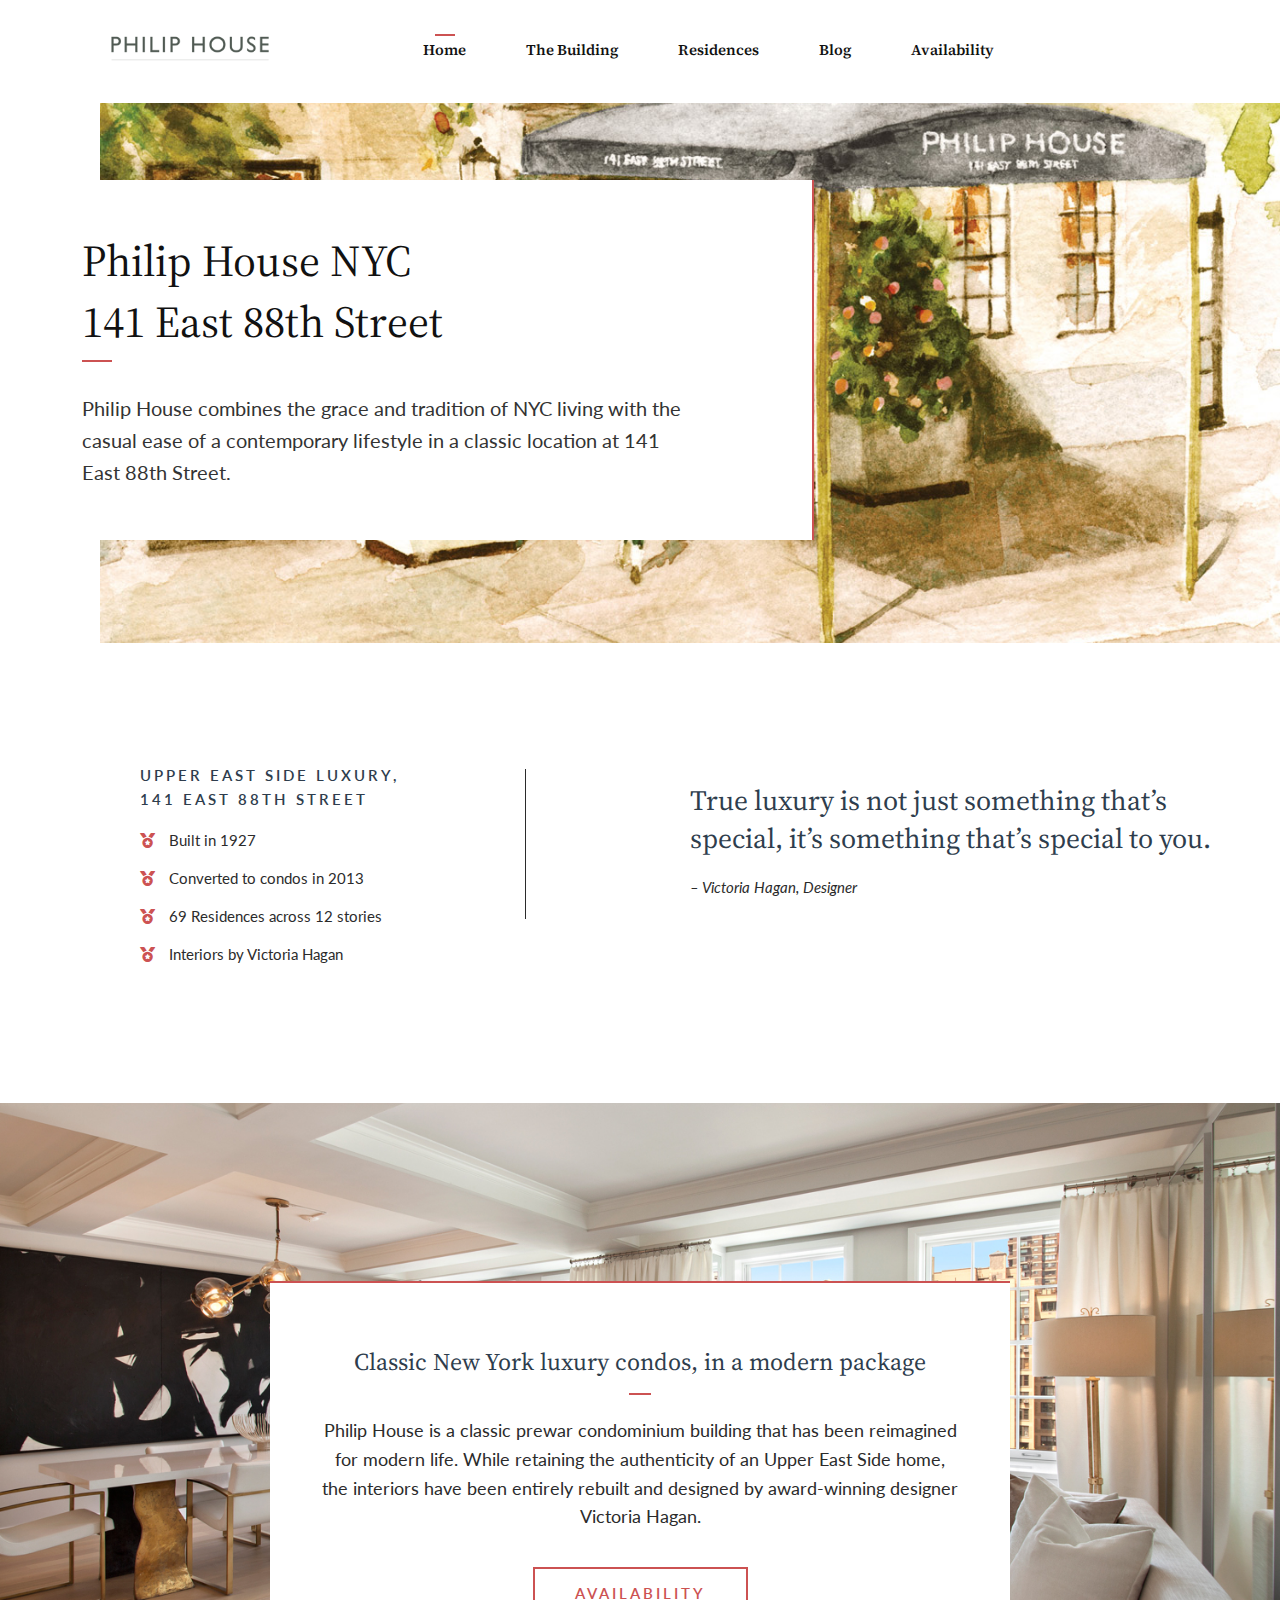
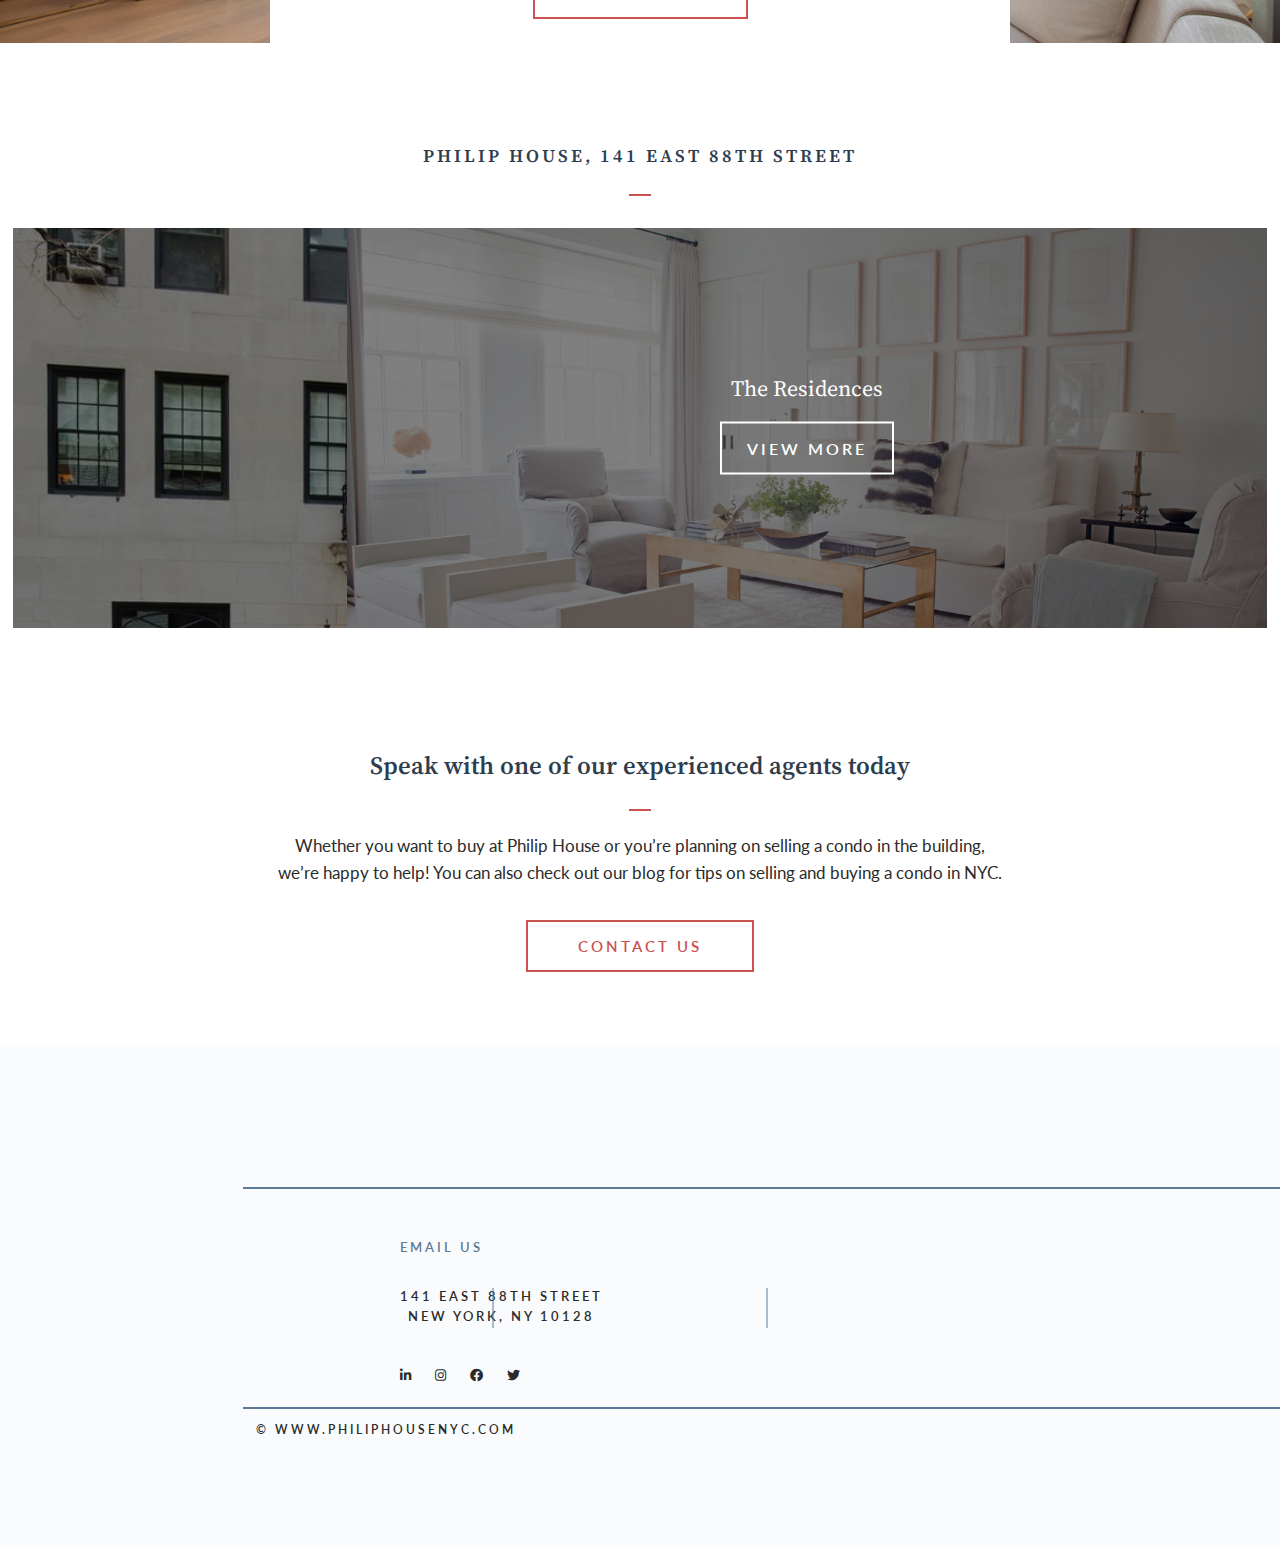
<file: index.html>
<!DOCTYPE html>
<html lang="ko">
<head>
    <meta charset="UTF-8">
    <meta name="viewport" content="width=device-width, initial-scale=1.0">
    <title>Philip House</title>
    <link rel="stylesheet" href="css/all.min.css">
    <link rel="stylesheet" href="css/reset.css">
    <link rel="stylesheet" href="css/style.css">
    <link rel="stylesheet" href="css/mobile01.css" media="screen and (max-width: 600px)">
    
    <script src="js/jquery-3.5.1.min.js"></script>
    <script src="js/jquery-ui.min.js"></script>
    <script src="js/script.js"></script>
</head>
<body>
    <div class="wrap">
        <header>
            <div class="inner">
                <h1>
                <a href="#"><img src="img/cropped-Philip-House-NYC-logo-2.png" alt="philip house 로고"></a>
                </h1>
                <nav>
                    <ul>
                        <li><a href="#" class="active">Home</a></li>
                        <li><a href="thebuilding.html">The Building</a></li>
                        <li><a href="residences.html">Residences</a></li>
                        <li><a href="#">Blog</a></li>
                        <li><a href="Availability.html">Availability</a></li>
                    </ul>
                    <a href="#" class="btn-close"><i class="fas fa-times"></i></a>
                </nav>
                <div class="top-nav">
                    <a href="#" class="btn-mobile"><i class="fas fa-bars"></i></a>
                </div>
            </div>
        </header>
        <!--//header-->
        
        <div class="main-visual">
            <div class="main-text">
                <h2>Philip House NYC <br>141 East 88th Street</h2>
                <p>Philip House combines the grace and tradition of NYC living with the casual ease of a contemporary lifestyle in a classic location at 141 East 88th Street.</p>
            </div>
        </div>
        <!--//main-visual-->
        
        <section class="sub-text inner clear">
            <div class="left-text">
                <p>UPPER EAST SIDE LUXURY, 141 EAST 88TH STREET</p>
                <ul>
                    <li><i class="fas fa-medal"></i> Built in 1927</li>
                    <li><i class="fas fa-medal"></i> Converted to condos in 2013</li>
                    <li><i class="fas fa-medal"></i> 69 Residences across 12 stories</li>
                    <li><i class="fas fa-medal"></i> Interiors by Victoria Hagan</li>
                </ul>
            </div>
            <div class="right-text">
                <h2>True luxury is not just something that’s special, it’s something that’s special to you.</h2>
                <span>– Victoria Hagan, Designer</span>
            </div>
        </section>
        <!--//sub-text-->
        
        <section class="sub-visual">
            <div class="visual-text">
                <h3>Classic New York luxury condos, in a modern package</h3>
                <p>Philip House is a classic prewar condominium building that has been reimagined for modern life. While retaining the authenticity of an Upper East Side home, the interiors have been entirely rebuilt and designed by award-winning designer Victoria Hagan.</p>
                <a href="#">AVAILABILITY</a>
            </div>
        </section>
        <!--//sub-visual-->
        
        <section class="street">
            <h3>PHILIP HOUSE, 141 EAST 88TH STREET</h3>
            <div class="street-text clear">
                <div class="street-item street-left">
                    <span>The Building</span>
                    <a href="#">VIEW MORE</a> 
                </div>
                <div class="street-item street-right">
                    <span>The Residences</span>
                    <a href="#">VIEW MORE</a>
                </div>
            </div>
        </section>
        <!--//section-->
        
        <div class="contact inner">
            <h3>Speak with one of our experienced agents today</h3>
            <p>Whether you want to buy at Philip House or you’re planning on selling a condo in the building,<br> we’re happy to help! You can also check out our blog for tips on selling and buying a condo in NYC.</p>
            <a href="#">CONTACT US</a>
        </div>
        <!--contact-->
        
        <footer>
            <div class="footer-text">
               <ul>
                   <li class="hover"><a href="#">EMAIL US</a></li>
                   <li>141 EAST 88TH STREET <br>NEW YORK, NY 10128</li>
                   <li>
                    <a href="#"><i class="fab fa-linkedin-in"></i></a>
                    <a href="#"><i class="fab fa-instagram"></i></a>
                    <a href="#"><i class="fab fa-facebook"></i></a>
                    <a href="#"><i class="fab fa-twitter"></i></a>
                   </li>
               </ul>
               <p>© WWW.PHILIPHOUSENYC.COM</p>
            </div>
        </footer>
    </div>
</body>
</html>
</file>
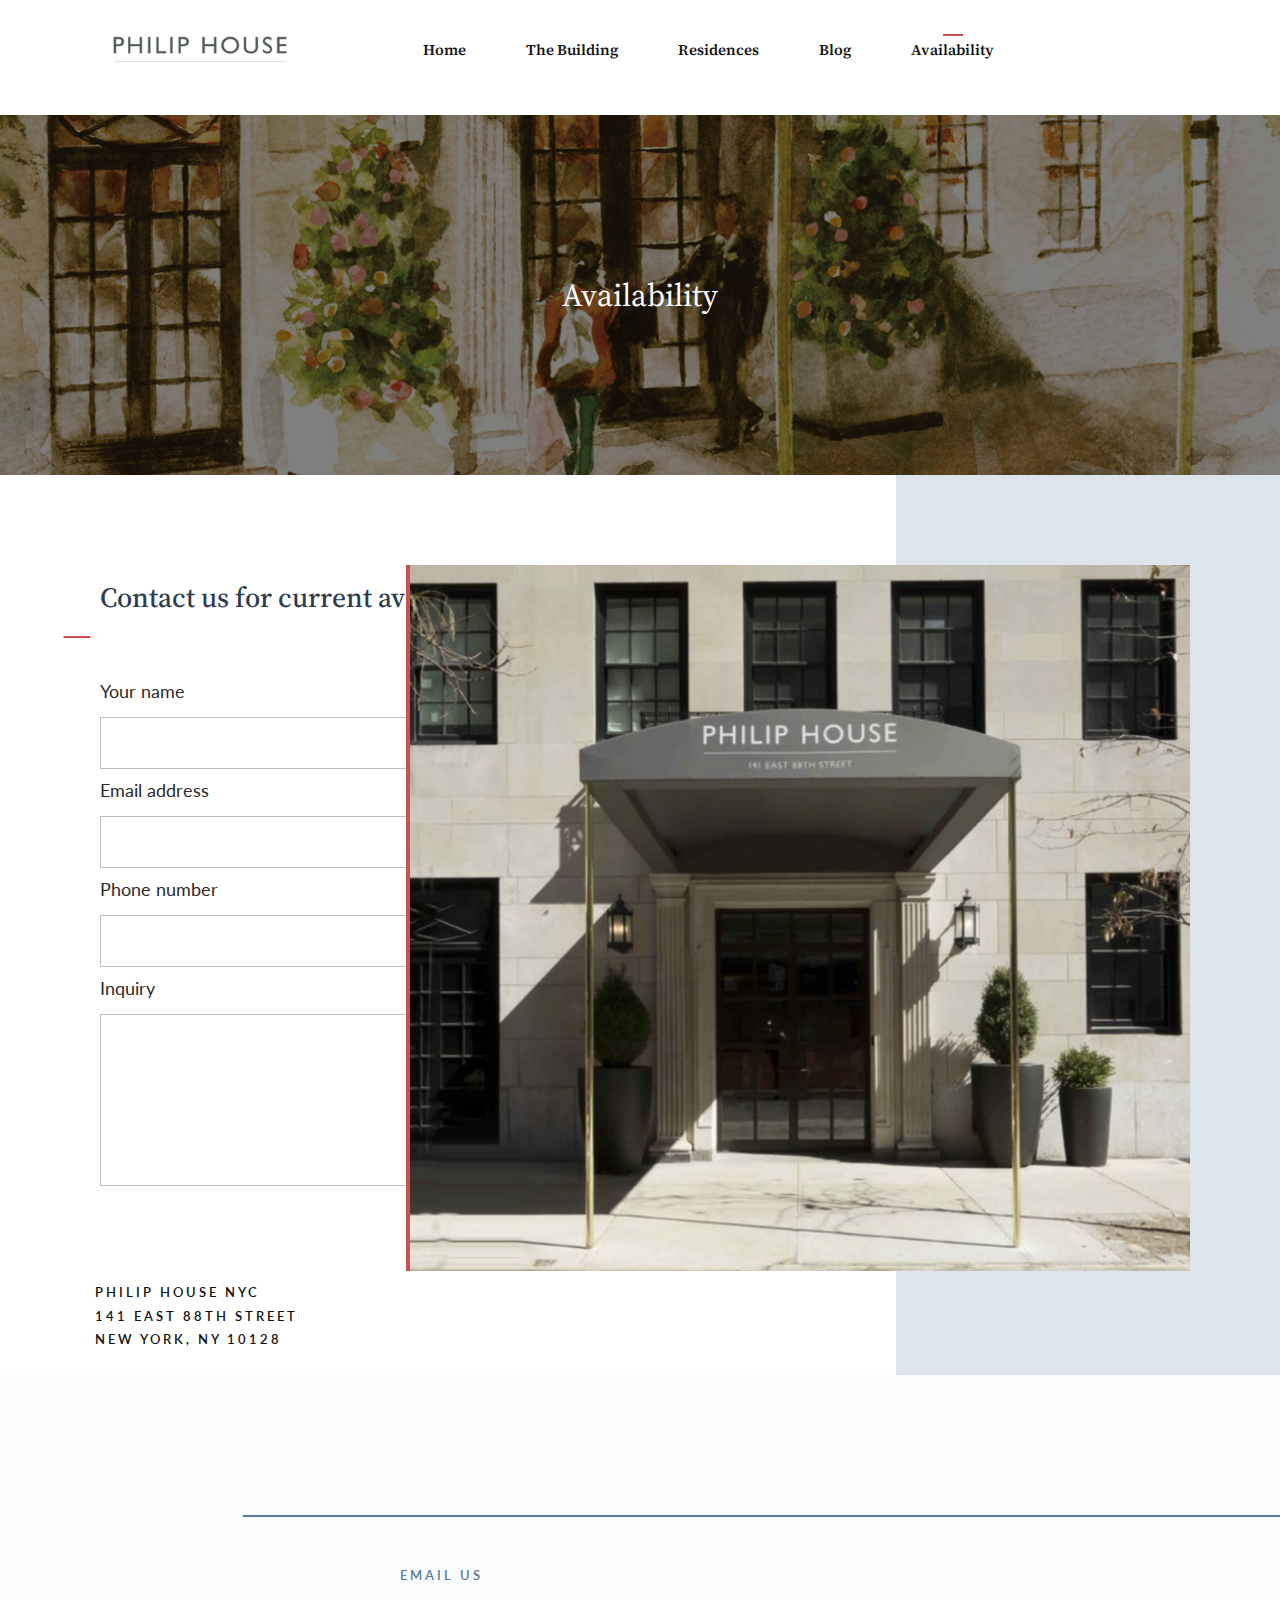
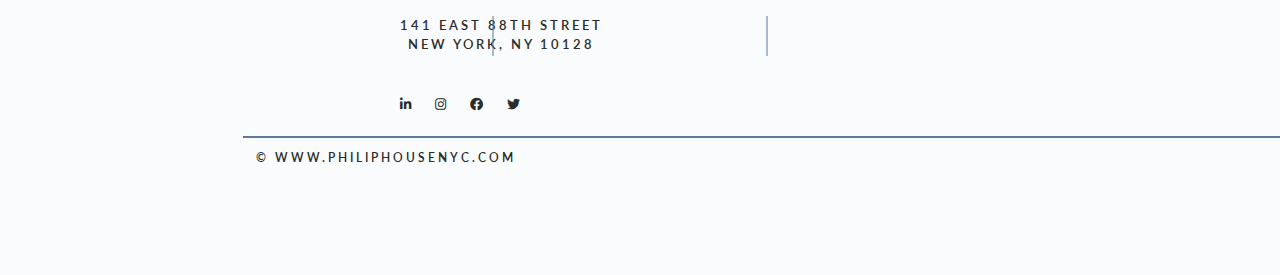
<file: Availability.html>
<!DOCTYPE html>
<html lang="ko">
<head>
    <meta charset="UTF-8">
    <meta name="viewport" content="width=device-width, initial-scale=1.0">
    <title>Availability</title>
    <link rel="stylesheet" href="css/all.min.css">
    <link rel="stylesheet" href="css/reset.css">
    <link rel="stylesheet" href="css/availability.css">
    <link rel="stylesheet" href="css/mobile04.css"  media="screen and (max-width: 600px)">
    
    <script src="js/jquery-3.5.1.min.js"></script>
    <script src="js/jquery-ui.min.js"></script>
    <script src="js/script.js"></script>
</head>
<body>
   <div class="wrap">
       <header>
            <div class="inner">
                <h1>
                <a href="index.html"><img src="img/cropped-Philip-House-NYC-logo-2.png" alt="philip house 로고"></a>
                </h1>
                <nav>
                    <ul>
                        <li><a href="index.html">Home</a></li>
                        <li><a href="thebuilding.html">The Building</a></li>
                        <li><a href="residences.html">Residences</a></li>
                        <li><a href="#">Blog</a></li>
                        <li><a href="Availability.html" class="active">Availability</a></li>
                    </ul>
                    <a href="#" class="btn-close"><i class="fas fa-times"></i></a>
                </nav>
                <div class="top-nav">
                    <a href="#" class="btn-mobile"><i class="fas fa-bars"></i></a>
                </div>
            </div>
        </header>
        <!--//header-->
        
        <div class="main-visual">
            <p>Availability</p>
        </div>
        <!--//main-visual-->
        
        <section class="main-title clear">
            <div class="title-text">
                <h2>Contact us for current availability</h2>
            </div>
            
            <form>
                <label>
                    <span>Your name</span>
                    <input type="text" class="text-box">
                </label>
                 <label>
                    <span>Email address </span>
                    <input type="text" class="text-box">
                </label>
                 <label>
                    <span>Phone number</span>
                    <input type="text" class="text-box">
                </label>
                <label>
                    <span>Inquiry</span>
                    <textarea name="text-box"cols="105" rows="10"></textarea>
                </label>
                <label>
                    <input type="button" value="SUBMIT" class="btn">
                </label>
            </form>
            
               <div class="title-img">
                    <figure>    
                        <img src="img/Philip-House-768x698.png" alt="philip house 이미지">
                    </figure>
                </div>
                <div class="sub-text">
                    <p>PHILIP HOUSE NYC <br>141 EAST 88TH STREET <br>NEW YORK, NY 10128</p>
                 </div>
        </section>
        <!--//main-title-->
        
        <footer>
            <div class="footer-text">
               <ul class="clear">
                   <li><a href="#">EMAIL US</a></li>
                   <li>141 EAST 88TH STREET <br>NEW YORK, NY 10128</li>
                   <li>
                    <a href="#"><i class="fab fa-linkedin-in"></i></a>
                    <a href="#"><i class="fab fa-instagram"></i></a>
                    <a href="#"><i class="fab fa-facebook"></i></a>
                    <a href="#"><i class="fab fa-twitter"></i></a>
                   </li>
               </ul>
               <p>© WWW.PHILIPHOUSENYC.COM</p>
            </div>
        </footer>
        <!--//footer-->
        
   </div>
    
</body>
</html>
</file>
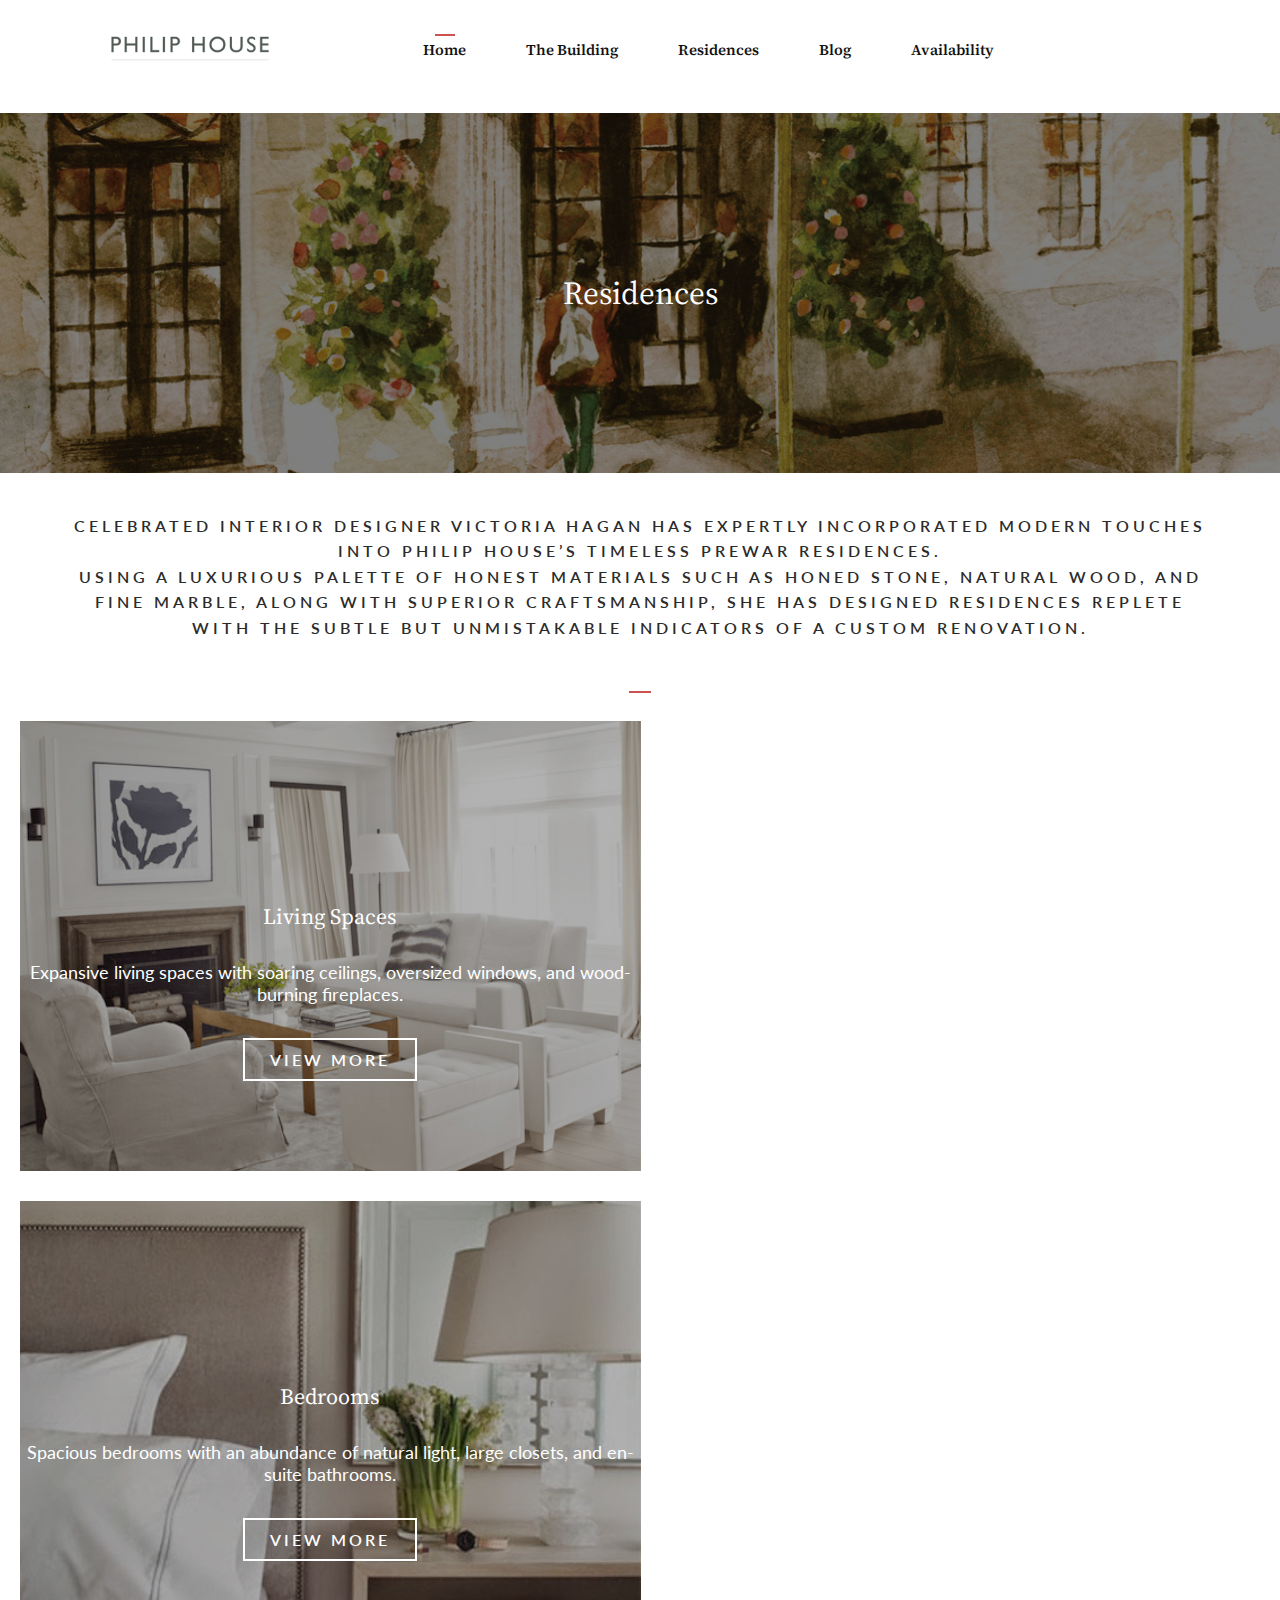
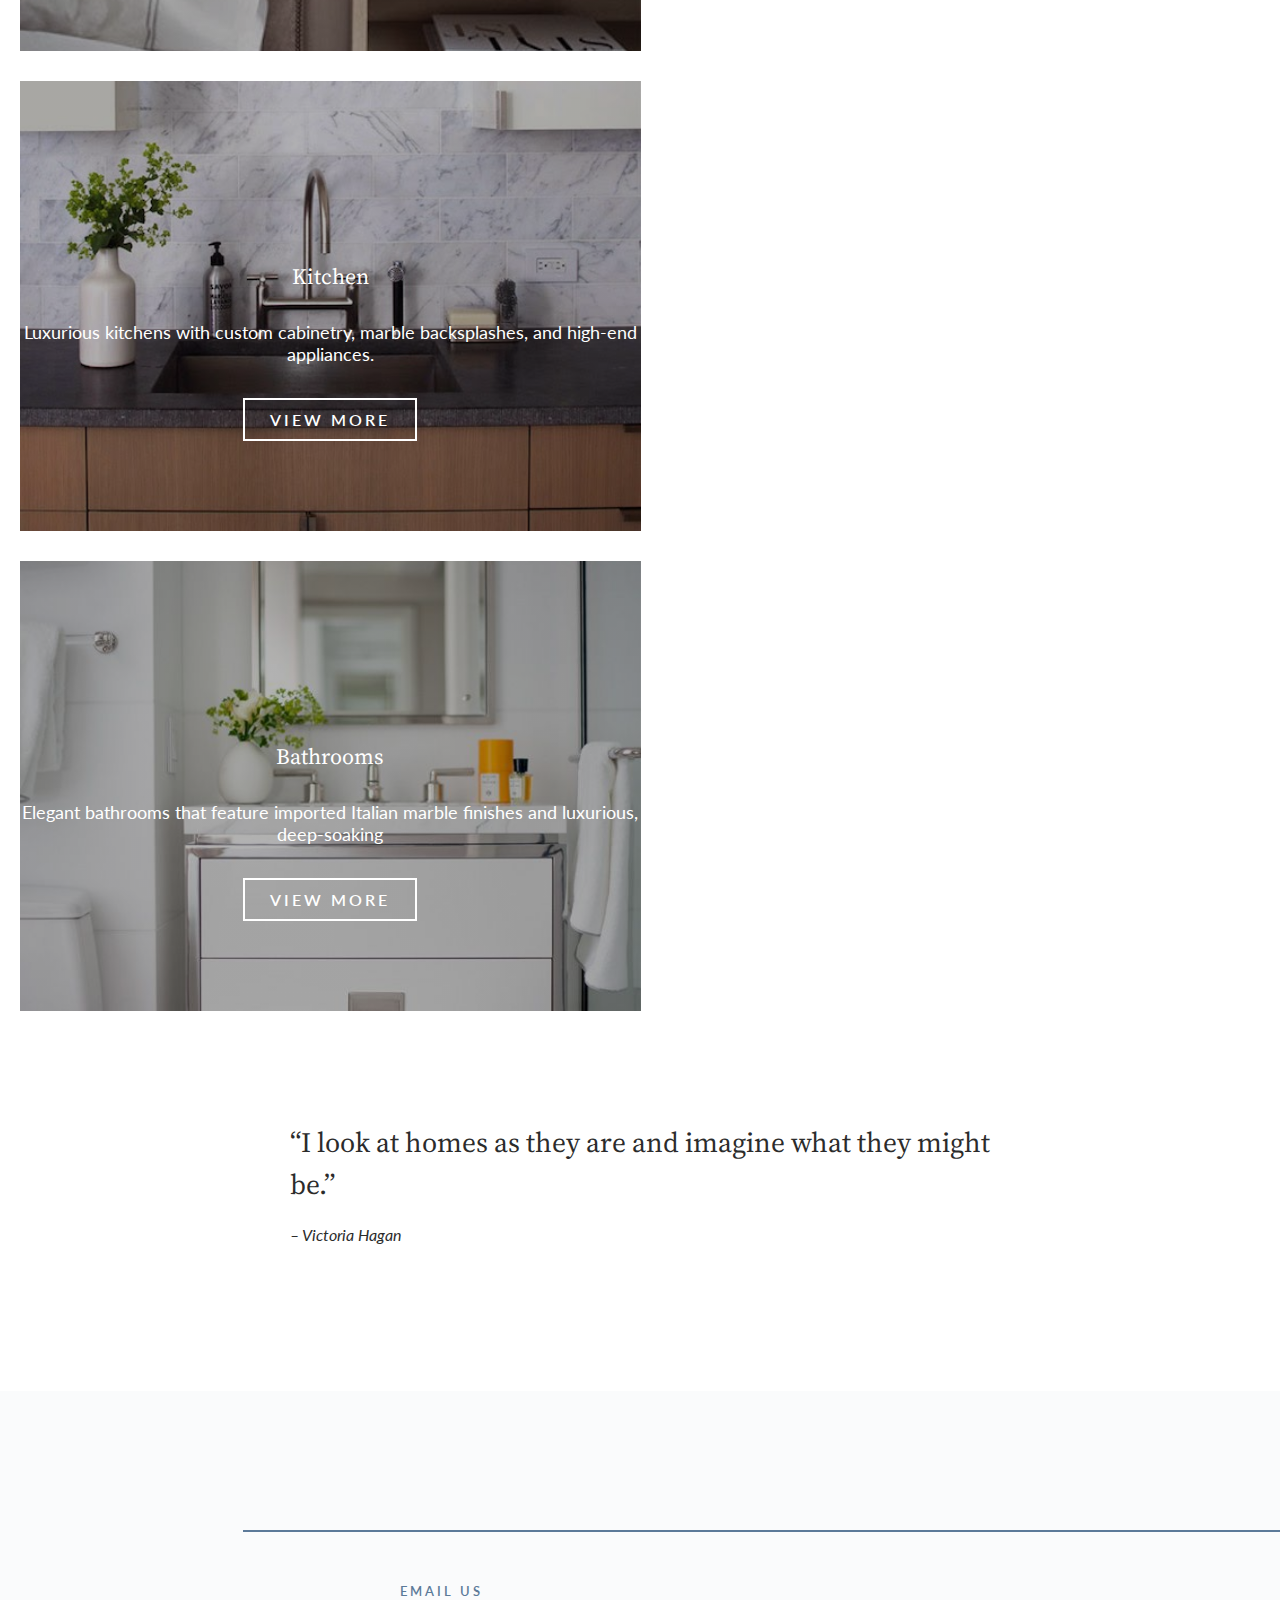
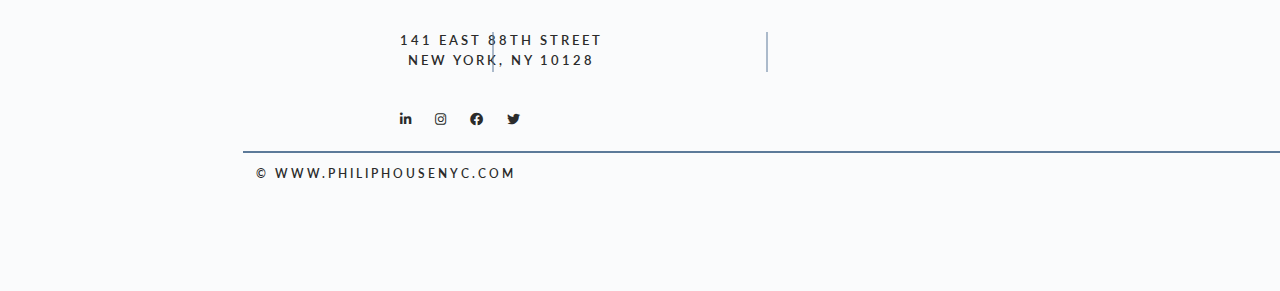
<file: residences.html>
<!DOCTYPE html>
<html lang="ko">
<head>
    <meta charset="UTF-8">
    <meta name="viewport" content="width=device-width, initial-scale=1.0">
    <title>Residences</title>
    <link rel="stylesheet" href="css/all.min.css">
    <link rel="stylesheet" href="css/reset.css">
    <link rel="stylesheet" href="css/residences.css">
    <link rel="stylesheet" href="css/mobile03.css"  media="screen and (max-width: 600px)">
    
    <script src="js/jquery-3.5.1.min.js"></script>
    <script src="js/jquery-ui.min.js"></script>
    <script src="js/script.js"></script>
</head>
<body>
    <div class="wrap">
        <header>
            <div class="inner">
                <h1>
                <a href="index.html"><img src="img/cropped-Philip-House-NYC-logo-2.png" alt="philip house 로고"></a>
                </h1>
                <nav>
                    <ul>
                        <li><a href="#" class="active">Home</a></li>
                        <li><a href="thebuilding.html">The Building</a></li>
                        <li><a href="residences.html">Residences</a></li>
                        <li><a href="#">Blog</a></li>
                        <li><a href="Availability.html">Availability</a></li>
                    </ul>
                    <a href="#" class="btn-close"><i class="fas fa-times"></i></a>
                </nav>
                <div class="top-nav">
                    <a href="#" class="btn-mobile"><i class="fas fa-bars"></i></a>
                </div>
            </div>
        </header>
        <!--//header-->
        
        <div class="main-visual">
            <p>Residences</p>
        </div>
        <!--//main-visual-->
        
        <div class="main-visual-text">
            <p>CELEBRATED INTERIOR DESIGNER VICTORIA HAGAN HAS EXPERTLY INCORPORATED MODERN TOUCHES INTO PHILIP HOUSE’S TIMELESS PREWAR RESIDENCES. <br>USING A LUXURIOUS PALETTE OF HONEST MATERIALS SUCH AS HONED STONE, NATURAL WOOD, AND FINE MARBLE, ALONG WITH SUPERIOR CRAFTSMANSHIP, SHE HAS DESIGNED RESIDENCES REPLETE WITH THE SUBTLE BUT UNMISTAKABLE INDICATORS OF A CUSTOM RENOVATION.</p>
        </div>
        <!--//main-visual-text-->
        
        <section class="container clear">
           <ul>
               <li>
                   <strong>Living Spaces</strong>
                   <span>Expansive living spaces with soaring ceilings, oversized windows, and wood-burning fireplaces.</span>
                   <a href="#">VIEW MORE</a>
               </li>
               <li>
                   <strong>Bedrooms</strong>
                   <span>Spacious bedrooms with an abundance of natural light, large closets, and en-suite bathrooms.</span>
                   <a href="#">VIEW MORE</a>
               </li>
               <li>
                   <strong>Kitchen</strong>
                   <span>Luxurious kitchens with custom cabinetry, marble backsplashes, and high-end appliances.</span>
                   <a href="#">VIEW MORE</a>
               </li>
               <li>
                   <strong>Bathrooms</strong>
                   <span>Elegant bathrooms that feature imported Italian marble finishes and luxurious, deep-soaking</span>
                   <a href="#">VIEW MORE</a>
               </li>
           </ul>
        </section>
        <!--//container-->
        
        <div class="add-text">
            <p>“I look at homes as they are and imagine what they might be.”</p>
            <span>– Victoria Hagan</span>
        </div>
        <!--//add-text-->
        
         <footer>
            <div class="footer-text">
               <ul class="clear">
                   <li><a href="#">EMAIL US</a></li>
                   <li>141 EAST 88TH STREET <br>NEW YORK, NY 10128</li>
                   <li>
                    <a href="#"><i class="fab fa-linkedin-in"></i></a>
                    <a href="#"><i class="fab fa-instagram"></i></a>
                    <a href="#"><i class="fab fa-facebook"></i></a>
                    <a href="#"><i class="fab fa-twitter"></i></a>
                   </li>
               </ul>
               <p>© WWW.PHILIPHOUSENYC.COM</p>
            </div>
        </footer>
        <!--//footer-->
    </div>
</body>
</html>
</file>
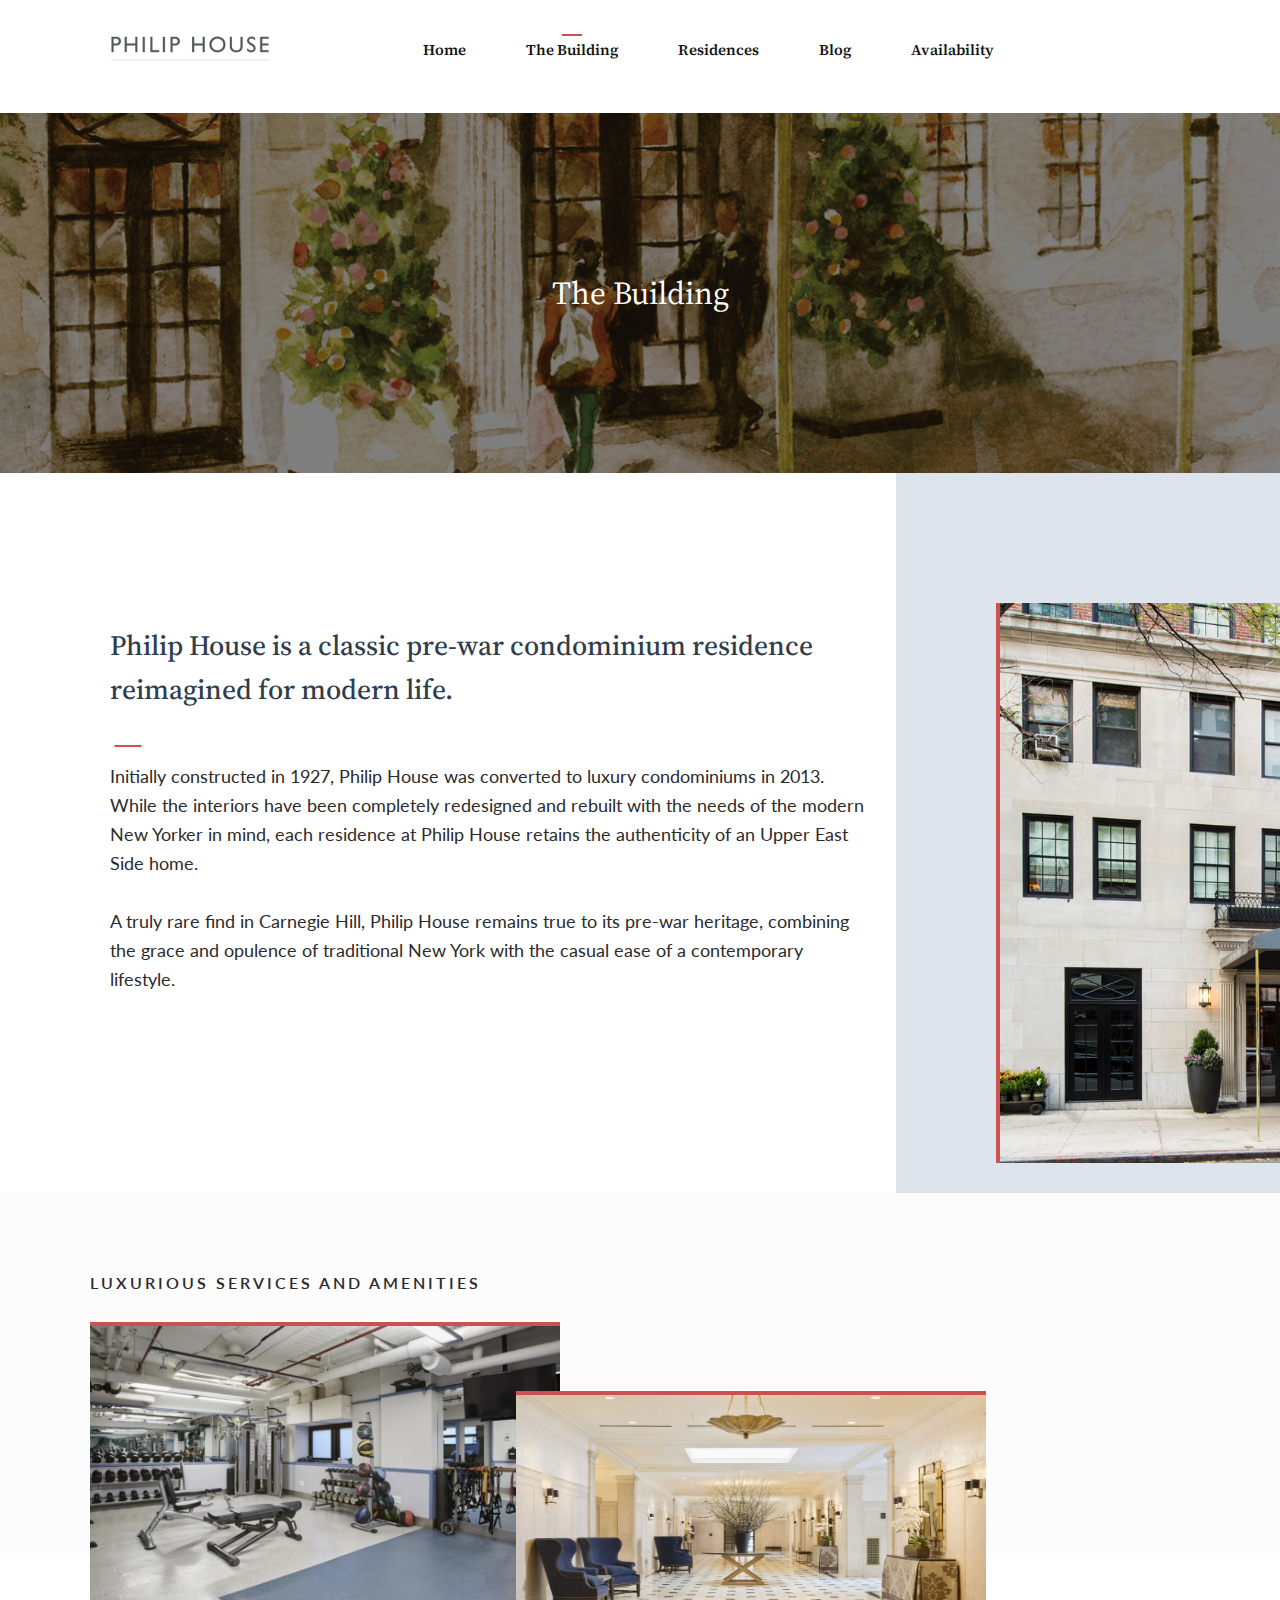
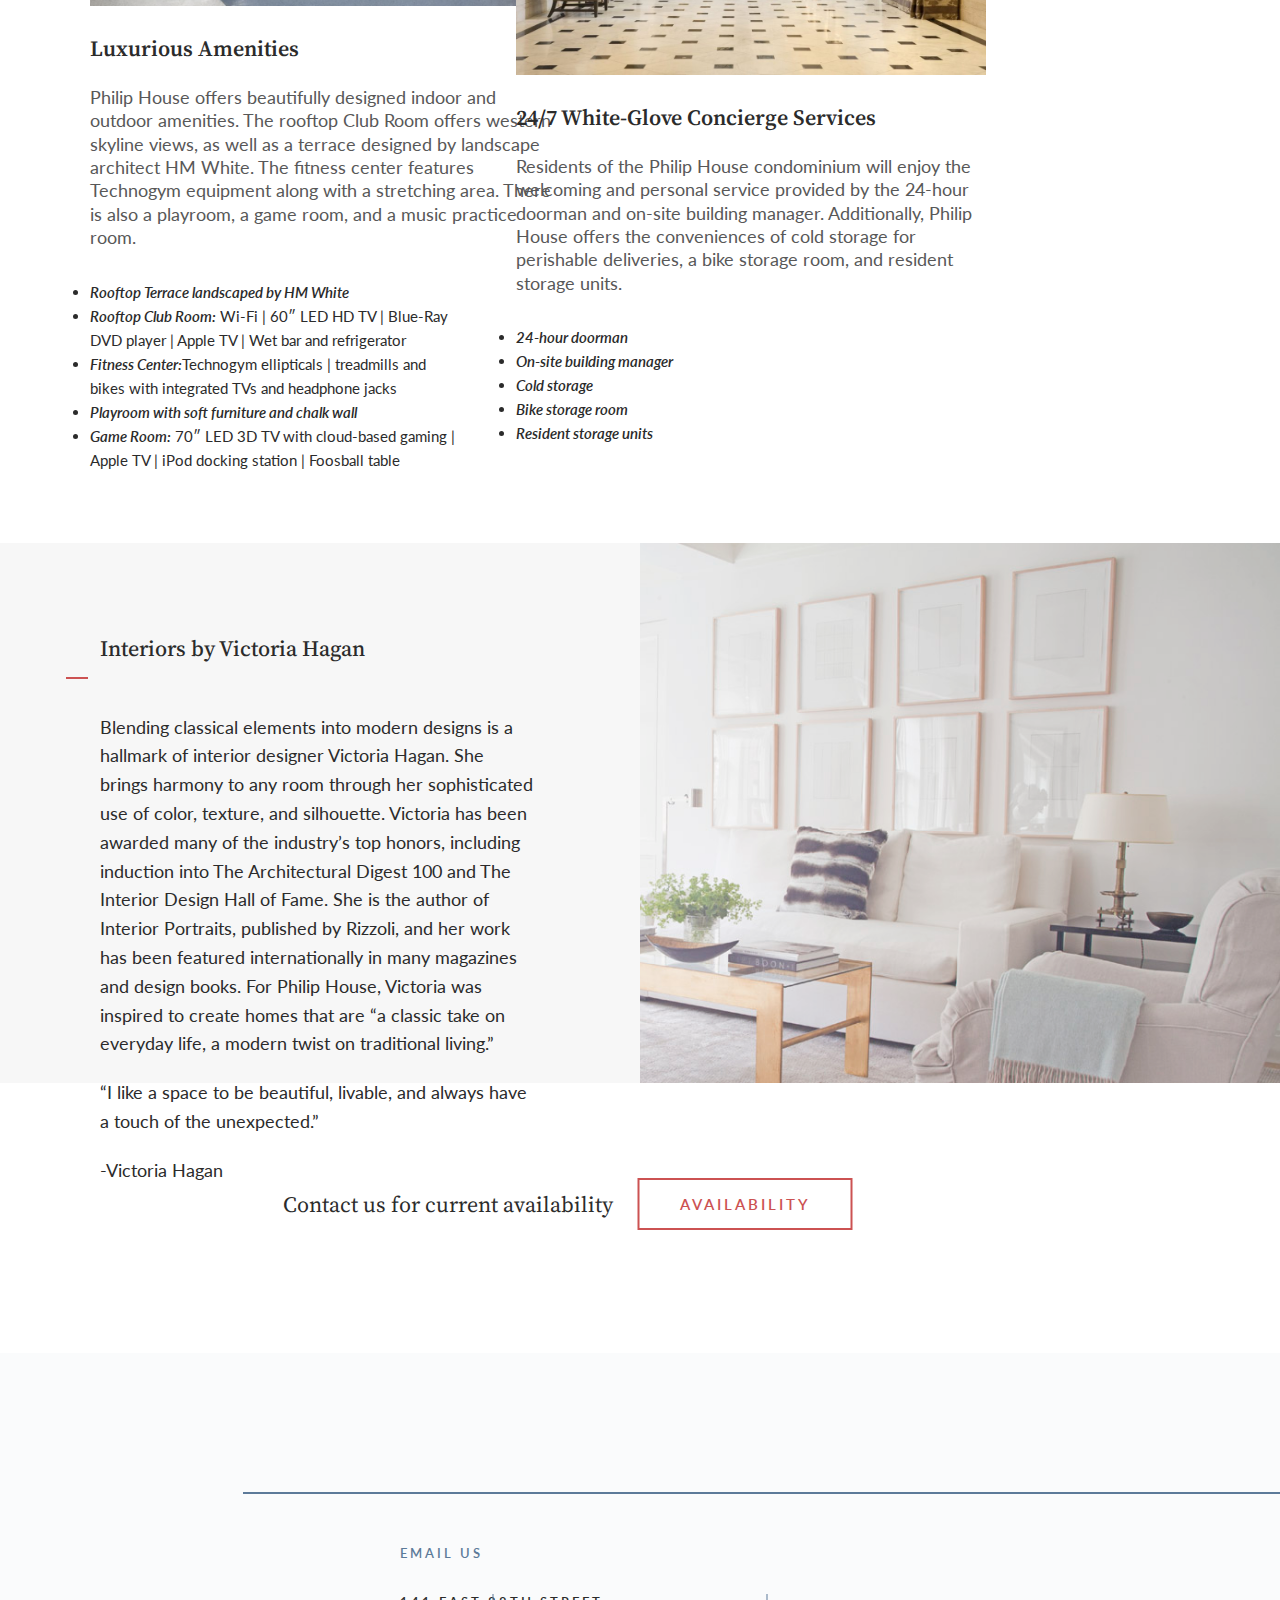
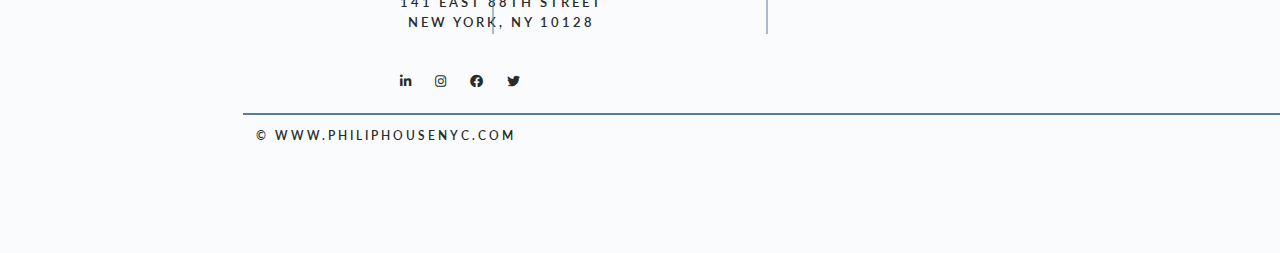
<file: thebuilding.html>
<!DOCTYPE html>
<html lang="ko">
<head>
    <meta charset="UTF-8">
    <meta name="viewport" content="width=device-width, initial-scale=1.0">
    <title>The Building</title>
    <link rel="stylesheet" href="css/all.min.css">
    <link rel="stylesheet" href="css/reset.css">
    <link rel="stylesheet" href="css/building.css">
    <link rel="stylesheet" href="css/mobile02.css" media="screen and (max-width: 600px)">
    
    <script src="js/jquery-3.5.1.min.js"></script>
    <script src="js/jquery-ui.min.js"></script>
    <script src="js/script.js"></script>
</head>
<body>
    <div class="wrap">
        <header>
            <div class="inner">
                <h1>
                <a href="index.html"><img src="img/cropped-Philip-House-NYC-logo-2.png" alt="philip house 로고"></a>
                </h1>
                <nav>
                    <ul>
                        <li><a href="index.html">Home</a></li>
                        <li><a href="thebuilding.html" class="active">The Building</a></li>
                        <li><a href="residences.html">Residences</a></li>
                        <li><a href="#">Blog</a></li>
                        <li><a href="Availability.html">Availability</a></li>
                    </ul>
                    <a href="#" class="btn-close"><i class="fas fa-times"></i></a>
                </nav>
                <div class="top-nav">
                    <a href="#" class="btn-mobile"><i class="fas fa-bars"></i></a>
                </div>
            </div>
        </header>
        <!--//header-->
        
        <div class="main-visual">
            <p>The Building</p>
        </div>
        <!--//main-visual-->
        
        <section class="main-title clear">
            <div class="main-title-inner">
                <div class="title-text">
                    <h2>Philip House is a classic pre-war condominium residence reimagined for modern life.</h2>
                    <p>Initially constructed in 1927, Philip House was converted to luxury condominiums in 2013. While the interiors have been completely redesigned and rebuilt with the needs of the modern New Yorker in mind, each residence at Philip House retains the authenticity of an Upper East Side home.</p>
                    <p>A truly rare find in Carnegie Hill, Philip House remains true to its pre-war heritage, combining the grace and opulence of traditional New York with the casual ease of a contemporary lifestyle.</p>
                </div>
                <div class="title-img">
                    <figure>    
                        <img src="img/sub-street.jpg" alt="philip house 이미지">
                    </figure>
                </div>
            </div>
        </section>
        <!--//main-title-->
        
        <section class="amenities">
        <div class="inner">
            <h2>LUXURIOUS SERVICES AND AMENITIES</h2>
            <div class="amenities-left">
               <img src="img/sub-Gym.png" alt="gym 이미지">
                   <div class="amenities-text">
                       <h3>Luxurious Amenities</h3>
                       <p>Philip House offers beautifully designed indoor and outdoor amenities. The rooftop Club Room offers western skyline views, as well as a terrace designed by landscape architect HM White. The fitness center features Technogym equipment along with a stretching area. There is also a playroom, a game room, and a music practice room. </p>
                       <ul>
                           <li><span>Rooftop Terrace landscaped by HM White</span></li>
                           <li><span>Rooftop Club Room:</span> Wi-Fi | 60″ LED HD TV | Blue-Ray DVD player | Apple TV | Wet bar and refrigerator</li>
                           <li><span>Fitness Center:</span>Technogym ellipticals | treadmills and bikes with integrated TVs and headphone jacks</li>
                           <li><span>Playroom with soft furniture and chalk wall</span></li>
                           <li><span>Game Room:</span> 70″ LED 3D TV with cloud-based gaming | Apple TV | iPod docking station | Foosball table</li>
                       </ul>
                   </div>
            </div>
            <div class="amenities-right">
               <img src="img/sub-Lobby.jpg" alt="lobby 이미지">
                   <div class="amenities-text">
                       <h3>24/7 White-Glove Concierge Services</h3>
                       <p>Residents of the Philip House condominium will enjoy the welcoming and personal service provided by the 24-hour doorman and on-site building manager. Additionally, Philip House offers the conveniences of cold storage for perishable deliveries, a bike storage room, and resident storage units.</p>
                       <ul>
                           <li><span>24-hour doorman</span></li>
                           <li><span>On-site building manager</span></li>
                           <li><span>Cold storage</span></li>
                           <li><span>Bike storage room</span></li>
                           <li><span>Resident storage units</span></li>
                       </ul>
                   </div>
            </div>
        </div>
        </section>
        <!--//amenities-->
        
        <section class="interiors">
            <div class="interiors-text">
                <h3>Interiors by Victoria Hagan</h3>
                <p>Blending classical elements into modern designs is a hallmark of interior designer Victoria Hagan. She brings harmony to any room through her sophisticated use of color, texture, and silhouette. Victoria has been awarded many of the industry’s top honors, including induction into The Architectural Digest 100 and The Interior Design Hall of Fame. She is the author of Interior Portraits, published by Rizzoli, and her work has been featured internationally in many magazines and design books. For Philip House, Victoria was inspired to create homes that are “a classic take on everyday life, a modern twist on traditional living.”</p>
                <p>“I like a space to be beautiful, livable, and always have a touch of the unexpected.”</p>
                <p>-Victoria Hagan</p>
            </div>    
        </section>
        <!--//interiors-->
        
        <div class="add-text">
                <p>Contact us for current availability</p>
                <a href="#">AVAILABILITY</a>
        </div>
        <!--//add-text-->
        
         <footer>
            <div class="footer-text">
               <ul class="clear">
                   <li><a href="#">EMAIL US</a></li>
                   <li>141 EAST 88TH STREET <br>NEW YORK, NY 10128</li>
                   <li>
                    <a href="#"><i class="fab fa-linkedin-in"></i></a>
                    <a href="#"><i class="fab fa-instagram"></i></a>
                    <a href="#"><i class="fab fa-facebook"></i></a>
                    <a href="#"><i class="fab fa-twitter"></i></a>
                   </li>
               </ul>
               <p>© WWW.PHILIPHOUSENYC.COM</p>
            </div>
        </footer>
    </div>
</body>
</html>
</file>
<file: css/mobile01.css>
@charset "utf-8";

html {font-size: 10px;}
body {font-size: 1.4rem;}

.inner {width: 100%}
header nav .btn-close {
    position: absolute;
    top: 20px; right: 20px;
    font-size: 2.8rem;
    color: #2b2b2b;
    z-index: 100;
    display: block;
}
header .top-nav {
    position: absolute;
    top: 3%; right: 4%;
}
header .top-nav .btn-mobile {
    display: block;
}
header .top-nav > a {
    font-size: 20px;
    font-weight: 300;
    color: #767474;
}
/*header*/
header h1 img {
    width: 150px;
    height: auto;
    margin-top: 30px;
}
header nav {
    position: fixed;
    top: 0; right: -100%;
    width: 100%;
    height: 100vh;
    z-index: 100;
    background: #fff;
}
header nav.on {right: 0;}
header nav ul {
    margin-top: 180px;
}
header nav ul li {
    float: none;
    margin-top: 50px;
    font-size: 2rem;
    font-weight: 500;
    margin-bottom: 20px;
    position: relative;
    display: block;
    padding: 0 30px;
    box-sizing: border-box;
}
header nav ul li a {
    position: relative;
    line-height: 28px;
}
header nav ul li a:hover {
    color: #cc5252;
}
header nav ul li a.active:after,
header nav ul li a:after {
    content: none;
}
header nav ul li a:hover:after {
    width: 0;
}

/*main-visual*/
.main-visual {
    height: 50vh;
}
.main-visual .main-text {
    position: absolute;
    top: 35%;
    left: 50%;
    width: 60vw;
    height: 35vh;
    padding: 25px 30px;
}
.main-visual .main-text p {
    width: 200px;
    font-size: 14px;
    margin-bottom: 10px  
}
.main-visual .main-text h2 {
    font-size: 28px;
}
.main-visual .main-text h2:before {
    content: '';
    position: absolute;
    top: 45%;
    left: 10%;
}

/*sub-text*/
.sub-text {
    padding: 20px 30px;
    box-sizing: border-box;
}
.sub-text .left-text {
    float: none;
    font-size: 15px;
    width: 100%;
    padding: 0 20px;
    margin-top: 40px;
    margin-bottom: 50px;
    box-sizing: border-box;
}
.sub-text .left-text p {
    margin-bottom: 20px;
    color: #2e3d4d;
    line-height: 1.6;
    font-weight: 500;
}
.sub-text .left-text li {
    margin-bottom: 20px;
}
.sub-text .left-text li i {
    color: #cc5252;
    margin-right: 10px;
}
.sub-text .right-text {
    position: static;
    width: 100%;
    margin-bottom: 30px;
    padding: 15px;
    box-sizing: border-box;
}
.sub-text .right-text:after {
    content: '';
}
.sub-text .right-text h2 {
    font-size: 20px;
    margin-bottom: 20px;
}
.sub-text .right-text span {
    font-size: 15px;
}


/*sub-visual*/
.sub-visual {
    height: 80vh;
    margin-bottom: 100px;
}
.sub-visual .visual-text {
    position: absolute;
    top: 60%;
    left: 50%;
    transform: translate(-50%, -50%);
    width: 70vw;
    height: 65vh;
    padding: 35px;
    text-align: center;
    background-color: #fff;
    border-top: 2px solid #cc5252;
    box-sizing: border-box;
    line-height: 1.6;
}
.sub-visual .visual-text h3 {
    font-size: 18px;
    margin-top: 10px;
    margin-bottom: 35px;
    color: #2e3d4d;
}
.sub-visual .visual-text p {
    font-size: 15px;
}
.sub-visual .visual-text a {
    font-size: 14px;
    padding: 10px 22px;
}

/*street*/
.street {
    height: 120vh;
}
.street h3 {
    font-size: 16px;
}
.street h3:before {
    content: '';
    position: absolute;
    top: 6%;
    left: 50%;
    transform: translate(-50%, -50%);
    border: 1px solid #cc5252;
    width: 20px;
}
.street .street-text {
    position: relative;
    height: 500px;
    margin-bottom: 40px;
}
.street .street-text span {
    position: absolute;
    top: 40%;
    left: 50%;
    transform: translate(-50%, -50%);
    display: block;
    font-size: 18px;
    color: #fff;
}
.street .street-text a {
    position: absolute;
    top: 55%;
    left: 50%;
    transform: translate(-50%, -50%);
    padding: 10px 20px;
    font-size: 12px;
}
.street-item {
    position: absolute;
    background-blend-mode: multiply;
    height: 400px;
    width: 300px;
    margin-top: 50px;
}
.street-item.street-left {
    left: 10%;
}
.street-item.street-right {
    bottom: -75%;
    right: 10%;
}

/*contact*/
.contact {
    position: relative;
    text-align: center;
    margin-top: 30px;
    margin-bottom: 90px;
}
.contact h3 {
    font-size: 20px;
    margin-bottom: 40px;
}
.contact h3:before {
    content: '';
    position: absolute;
    top: 30%;
    left: 50%;
    transform: translate(-50%, -50%);
    border: 1px solid #cc5252;
    width: 20px;
}
.contact p {
    font-family: 'Lato', sans-serif;
    font-size: 15px;
    margin-bottom: 50px;
    padding: 15px 20px;
    box-sizing: border-box;
    line-height: 1.6;
}
.contact a {
    font-size: 15px;
    font-family: 'Lato', sans-serif;
    font-weight: 600;
    border: 2px solid #cc5252;
    padding: 10px 20px;
    color: #cc5252;
    letter-spacing: 3px;
}
.contact a:hover {
    background: #cc5252;
    color: #fff;
}

/*footer*/
footer {
    height: 65vh;
}
footer .footer-text p {
    position: absolute;
    top: 75%;
    left: 18%;
}
footer .footer-text ul {
    width: 70%;
    position: absolute;
    top: 40%;
    left: 58%;
    transform: translate(-50%, -50%);
    padding: 80px 0px 80px;
}
footer .footer-text ul:after {
    top: 82%;
}
footer .footer-text ul li{
    float: none;
    padding: 20px 0px;
}
footer .footer-text ul li:last-child:after {
    content: none;
}
footer .footer-text ul li:first-child:after {
    content: none;
}
footer .footer-text ul li:nth-child(1),
footer .footer-text ul li:nth-child(3) {
    margin-top: 10px
}
footer .footer-text ul li:nth-child(3) {
    margin-right: 40px;
}
footer .footer-text ul:before, footer .footer-text ul:after {
    width: 100%;
}
</file>
<file: css/mobile04.css>
@charset "utf-8";

/*공통*/
html {font-size: 10px;}
body {font-size: 1.4rem;}
.inner {width: 100%}
header nav .btn-close {
    position: absolute;
    top: 20px; right: 20px;
    font-size: 2.8rem;
    color: #2b2b2b;
    z-index: 100;
    display: block;
}
header .top-nav {
    position: absolute;
    top: 3%; right: 4%;
}
header .top-nav .btn-mobile {
    display: block;
}
header .top-nav > a {
    font-size: 20px;
    font-weight: 300;
    color: #767474;
}

/*header*/
header h1 img {
    width: 150px;
    height: auto;
    margin-top: 30px;
}
header nav {
    position: fixed;
    top: 0; right: -100%;
    width: 100%;
    height: 100vh;
    z-index: 100;
    background: #fff;
}
header nav.on {right: 0;}
header nav ul {
    margin-top: 180px;
}
header nav ul li {
    float: none;
    margin-top: 50px;
    font-size: 2rem;
    font-weight: 500;
    margin-bottom: 20px;
    position: relative;
    display: block;
    padding: 0 30px;
    box-sizing: border-box;
}
header nav ul li a {
    position: relative;
    line-height: 28px;
}
header nav ul li a:hover {
    color: #cc5252;
}
header nav ul li a.active:after,
header nav ul li a:after {
    content: none;
}
header nav ul li a:hover:after {
    width: 0;
}

/*main-visual*/
.main-visual {
    width: 100%;
}
.main-visual p {
    font-size: 28px;  
}

/*main-title*/
.main-title {
    position: relative;
    width: 100%;
    height: 180vh;
    background: #fff;
}
.main-title .main-title-inner {
    position: relative; 
    width: 1600px;
}
.main-title .title-text {
    width: 80vw;
    padding: 50px 10px;
    margin-left: 10px;
}
.main-title .title-text h2 {
    font-size: 26px;
    margin-top: 40px;
}
.main-title .title-text h2:after {
    content: '';
    position: absolute;
    top: 14%;
    left: 9%;
    transform: translate(-50%, -50%);
    width: 25px;
    border: 1px solid #cc5252;
}
.main-title .title-text p {
    font-family: 'Lato', sans-serif;
    font-size: 18px;
    color: #2b2b2b;
    line-height: 1.6;
    margin-bottom: 30px;   
}
.main-title .title-img figure img {
    top: 68%;
    left: 10%;
    width: 80vw;
    height: 50vh;
}
.main-title form {
    padding: 0;
}
.main-title label span {
    font-size: 17px;
}
.main-title label textarea {
    width: 83vw;
}
.main-title label .text-box {
    width: 83vw;
    height: 30px;
    margin-left: 20px;
    padding: 10px;
    border: 1px solid #bdbdbd;
}
.main-title label .btn {
    top: 53%; right: 6%;
    padding: 5px 20px;
}
.main-title .sub-text {
    margin-top: 150px;
    margin-left: 40px;
    
}

/*footer*/
footer {
    height: 65vh;
}
footer .footer-text p {
    position: absolute;
    top: 75%;
    left: 18%;
}
footer .footer-text ul {
    width: 70%;
    position: absolute;
    top: 40%;
    left: 58%;
    transform: translate(-50%, -50%);
    padding: 80px 0px 80px;
}
footer .footer-text ul:after {
    top: 82%;
}
footer .footer-text ul li{
    float: none;
    padding: 20px 0px;
}
footer .footer-text ul li:last-child:after {
    content: none;
}
footer .footer-text ul li:first-child:after {
    content: none;
}
footer .footer-text ul li:nth-child(1),
footer .footer-text ul li:nth-child(3) {
    margin-top: 10px
}
footer .footer-text ul li:nth-child(3) {
    margin-right: 40px;
}
footer .footer-text ul:before, footer .footer-text ul:after {
    width: 100%;
}
</file>
<file: css/mobile03.css>
@charset "utf-8";

/*공통*/
html {font-size: 10px;}
body {font-size: 1.4rem;}
.inner {width: 100%}
header nav .btn-close {
    position: absolute;
    top: 20px; right: 20px;
    font-size: 2.8rem;
    color: #2b2b2b;
    z-index: 100;
    display: block;
}
header .top-nav {
    position: absolute;
    top: 3%; right: 4%;
}
header .top-nav .btn-mobile {
    display: block;
}
header .top-nav > a {
    font-size: 20px;
    font-weight: 300;
    color: #767474;
}

/*header*/
header h1 img {
    width: 150px;
    height: auto;
    margin-top: 30px;
}
header nav {
    position: fixed;
    top: 0; right: -100%;
    width: 100%;
    height: 100vh;
    z-index: 100;
    background: #fff;
}
header nav.on {right: 0;}
header nav ul {
    margin-top: 180px;
}
header nav ul li {
    float: none;
    margin-top: 50px;
    font-size: 2rem;
    font-weight: 500;
    margin-bottom: 20px;
    position: relative;
    display: block;
    padding: 0 30px;
    box-sizing: border-box;
}
header nav ul li a {
    position: relative;
    line-height: 28px;
}
header nav ul li a:hover {
    color: #cc5252;
}
header nav ul li a.active:after,
header nav ul li a:after {
    content: none;
}
header nav ul li a:hover:after {
    width: 0;
}

/*main-visual*/
.main-visual {
    width: 100%;
}
.main-visual p {
    font-size: 28px;  
}

/*main-visual-text*/
.main-visual-text {
    width: 85vw;
    font-size: 15px;
    margin-bottom: 50px;
}
.main-visual-text:before {
    top: 105%;
}

/*container*/
.container ul li {
    float: none;
    width: 87%;
    height: 60vh;
}
.container ul li strong {
    margin-top: 130px;
}
.container ul li span {
    padding: 0 40px;
    box-sizing: border-box;
}
.container ul li a {
    border: 2px solid #fff;
    padding: 10px 22px;
    color: #fff;
    font-family: 'Lato', sans-serif;
    font-size: 15px;
    font-weight: 600;
    letter-spacing: 3px;
}

/*add-text*/
.add-text {
    width: 100%;
}
.add-text p {
    padding: 20px 50px;
}
.add-text span {
    padding-left: 50px;
}

/*footer*/
footer {
    height: 65vh;
}
footer .footer-text p {
    position: absolute;
    top: 75%;
    left: 18%;
}
footer .footer-text ul {
    width: 70%;
    position: absolute;
    top: 40%;
    left: 58%;
    transform: translate(-50%, -50%);
    padding: 80px 0px 80px;
}
footer .footer-text ul:after {
    top: 82%;
}
footer .footer-text ul li{
    float: none;
    padding: 20px 0px;
}
footer .footer-text ul li:last-child:after {
    content: none;
}
footer .footer-text ul li:first-child:after {
    content: none;
}
footer .footer-text ul li:nth-child(1),
footer .footer-text ul li:nth-child(3) {
    margin-top: 10px
}
footer .footer-text ul li:nth-child(3) {
    margin-right: 40px;
}
footer .footer-text ul:before, footer .footer-text ul:after {
    width: 100%;
}
</file>
<file: css/mobile02.css>
@charset "utf-8";

html {font-size: 10px;}
body {font-size: 1.4rem;}

.inner {width: 100%}
header nav .btn-close {
    position: absolute;
    top: 20px; right: 20px;
    font-size: 2.8rem;
    color: #2b2b2b;
    z-index: 100;
    display: block;
}
header .top-nav {
    position: absolute;
    top: 3%; right: 4%;
}
header .top-nav .btn-mobile {
    display: block;
}
header .top-nav > a {
    font-size: 20px;
    font-weight: 300;
    color: #767474;
}
/*header*/
header h1 img {
    width: 150px;
    height: auto;
    margin-top: 30px;
}
header nav {
    position: fixed;
    top: 0; right: -100%;
    width: 100%;
    height: 100vh;
    z-index: 100;
    background: #fff;
}
header nav.on {right: 0;}
header nav ul {
    margin-top: 180px;
}
header nav ul li {
    float: none;
    margin-top: 50px;
    font-size: 2rem;
    font-weight: 500;
    margin-bottom: 20px;
    position: relative;
    display: block;
    padding: 0 30px;
    box-sizing: border-box;
}
header nav ul li a {
    position: relative;
    line-height: 28px;
}
header nav ul li a:hover {
    color: #cc5252;
}
header nav ul li a.active:after,
header nav ul li a:after {
    content: none;
}
header nav ul li a:hover:after {
    width: 0;
}

/*main-visual*/
.main-visual {
    width: 100%;
}

/*main-title*/
.main-title {
    position: relative;
    width: 100%;
    height: 110vh;
    background: #fff;
}
.main-title .main-title-inner {
    position: relative; 
    width: 100%;
}
.main-title .title-text {
    width: 100%;
    padding: 20px 30px;
    text-align: left;
    word-break: keep-all;
    box-sizing: border-box;
    margin-left: 0;
}
.main-title .title-text h2 {
    font-size: 20px;
    line-height: 1.4;
}
.main-title .title-text h2:after {
    content: '';
    position: absolute;
    top: 34%;
    left: 13%;
    transform: translate(-50%, -50%);
    width: 30px;
    border: 1px solid #cc5252;
}
.main-title .title-text p {
    font-family: 'Lato', sans-serif;
    font-size: 15px;
    color: #2b2b2b;
    line-height: 1.6;
    margin-bottom: 30px;   
}
.main-title .title-img figure img {
    position: absolute;
    top: 105%;
    left: 8%;
    width: 80%;
    height: 40vh;
    border-left: 4px solid #cc5252;
}

/*amenities*/
.amenities {
    position: relative;
    width: 100%;
    height: 200vh;
    padding: 80px 20px;
    margin-bottom: 50px;
    box-sizing: border-box;
    z-index: 10;
}
.amenities:after {
    content: '';
    position: absolute;
    top: 0;
    left: 0;
    width: 100%;
    height: 40vh;
    background-color: rgba(0,0,0,0.01);
}
.amenities h2 {
    font-family: 'Lato', sans-serif;
    font-size: 16px;
    font-weight: 600;
    margin-bottom: 30px;
    letter-spacing: 3px;
}
.amenities img {
    width: 90vw;
    height: 280px;

}
.amenities .amenities-text {
    font-family: 'Lato', sans-serif;
    color: #2b2b2b;
    line-height: 1.4;  
}
.amenities .amenities-text h3 {
    font-family: 'Source Serif Pro', serif;
    font-size: 22px;
    font-weight: 500;
    margin-bottom: 20px;
}
.amenities .amenities-text p {
    font-size: 15px;
    color: #585858;
    line-height: 1.3;
    margin-bottom: 30px;
}
.amenities .amenities-text ul {
    width: 100%;
    padding: 0 22px;
    box-sizing: border-box;
}
.amenities .amenities-text ul li {
    list-style: disc;
}

.amenities .amenities-text span {
    font-style: italic;
    font-weight: 600;
}
.amenities .amenities-left {
    width: 100%;
}
.amenities .amenities-right {
    position: absolute;
    top: 58%;
    left: 0;
    padding: 0 20px;
    box-sizing: border-box;
    width: 100%;
}

/*interiors*/
.interiors {
    position: relative;
    width: 100%;
    height: 100vh;
    background-color: #fff;
}
.interiors .interiors-text {
    background-color: #f7f7f7;
    height: 73vh;
    width: 100%;
    padding: 20px 30px 20px 30px;
    box-sizing: border-box;
}
.interiors .interiors-text:after {
    content: '';
    position: absolute;
    top: 73%;
    right: 0;
    background-position: center;
    height: 50vh;
    width: 100%;
}
.interiors .interiors-text h3 {
    font-size: 22px;
    font-weight: 500;
    margin-bottom: 50px;
    margin-top: 20px;
}
.interiors .interiors-text h3:before {
    content: '';
    position: absolute;
    top: 11%;
    left: 11%;
    transform: translate(-50%, -50%);
    width: 20px;
    display: block;
    border: 1px solid #cc5252;
}
.interiors .interiors-text p {
    font-size: 15px; 
}

/*add-text*/
.add-text {
    position: relative;
    height: 60vh;
    text-align: center;
}
.add-text p {
    position: absolute;
    top: 60%;
    left: 50%;
    width: 60%;
    transform: translate(-50%, -50%);
    font-size: 20px;
}
.add-text a {
    position: absolute;
    top: 75%;
    right: 5%;
    transform: translate(-50%, -50%);
    font-family: 'Lato', sans-serif;
    font-weight: 600;
    color: #cc5252;
    letter-spacing: 3px;
    border: 2px solid #cc5252;
    padding: 10px 20px;
    transition: all 0.5s;
}
.add-text a:hover {
    top: 75%;
    background-color: #cc5252;
    color: #fff;
}

/*footer*/
footer {
    height: 65vh;
}
footer .footer-text p {
    position: absolute;
    top: 75%;
    left: 18%;
}
footer .footer-text ul {
    width: 70%;
    position: absolute;
    top: 40%;
    left: 58%;
    transform: translate(-50%, -50%);
    padding: 80px 0px 80px;
}
footer .footer-text ul:after {
    top: 82%;
}
footer .footer-text ul li{
    float: none;
    padding: 20px 0px;
}
footer .footer-text ul li:last-child:after {
    content: none;
}
footer .footer-text ul li:first-child:after {
    content: none;
}
footer .footer-text ul li:nth-child(1),
footer .footer-text ul li:nth-child(3) {
    margin-top: 10px
}
footer .footer-text ul li:nth-child(3) {
    margin-right: 40px;
}
footer .footer-text ul:before, footer .footer-text ul:after {
    width: 100%;
}
</file>
<file: css/style.css>
@charset 'utf-8';
@import url(fonts.css);
@import url(reset.css);


/*공통*/
body {font: 15px 'Source Serif Pro', serif; color: #2b2b2b;}
.inner {
    width: 1100px;
    margin: 0 auto;
}
.btn-close {
    display: none;
}
.top-nav .btn-mobile {
    display: none;
}
/*header*/
header h1 img {
    width: 200px;
    height: auto;
    margin-top: 35px;
}
header nav {
    position: absolute;
    top: 4%;
    right: 20%;
}
header nav ul li {
    float: left;
/*    margin-right: 50px;*/
    text-align: center;
    font-weight: 600;
    color: #111;
    position: relative;
    display: inline-block;
    padding: 0 30px;
/*    height: 20px;*/
}
header nav ul li a {
    position: relative;
    line-height: 28px;
}
header nav ul li a.active:after,
header nav ul li a:after {
    content: '';
    position: absolute;
    top: -5px;
    left: 50%;
    transform: translate(-50%, 0);
    width: 20px;
    height: 2px;
    background-color: #cc5252;
}
header nav ul li a:after {
    width: 0px;
    transition: width 0.4s ease;
}
header nav ul li a:hover:after {
    width: 20px;
}

/*main-visual*/
.main-visual {
    height: 60vh;
    background: url('../img/0102.jpg') no-repeat;
    background-size: 1180px;
    background-position: right;
    margin-top: 30px;
}
.main-visual .main-text {
    position: absolute;
    top: 40%;
    left: 35%;
    transform: translate(-50%, -50%);
    width: 680px;
    height: 280px;
    padding: 50px 50px 30px 0px;
    background-color: #fff;
    border-right: 2px solid #cc5252;
}
.main-visual .main-text p {
    width: 620px;
    font: 20px 'Lato', sans-serif; color: #333;
    line-height: 1.6;
}
.main-visual .main-text h2 {
    font-size: 44px;
    color: #111;
    margin-bottom: 40px;
}
.main-visual .main-text h2:before {
    content: '';
    position: absolute;
    top: 50%;
    left: 0;
    width: 30px;
    height: 2px;
    background-color: #cc5252;
}

/*sub-text*/
.sub-text {
    padding: 120px 50px;
    position: relative;
}
.sub-text .left-text {
    float: left;
    width: 300px;
    padding: 0 50px;
    font-family: 'Lato', sans-serif;
}
.sub-text .left-text p {
    letter-spacing: 3px;
    margin-bottom: 20px;
    color: #2e3d4d;
    line-height: 1.6;
    font-weight: 600;
}
.sub-text .left-text li {
    margin-bottom: 20px;
}
.sub-text .left-text li i {
    color: #cc5252;
    margin-right: 10px;
}
.sub-text .right-text {
    position: absolute;
    top: 30%;
    right: 0;
    width: 550px;
}
.sub-text .right-text:after {
    content: '';
    position: absolute;
    top: -10%;
    left: -30%;
    width: 1px;
    height: 150px;
    background-color: #2b2b2b;
}
.sub-text .right-text h2 {
    font-size: 28px;
    color: #2e3d4d;
    margin-bottom: 20px;
}
.sub-text .right-text span {
    font-family: 'Lato', sans-serif;
    font-style: italic;
}

/*sub-visual*/
.sub-visual {
    position: relative;
    height: 60vh;
    background: url(../img/Philip-House-penthouse.jpg) no-repeat center/cover;
    margin-bottom: 100px;
}
.sub-visual .visual-text {
    position: absolute;
    top: 70%;
    left: 50%;
    transform: translate(-50%, -50%);
    width: 740px;
    height: 400px;
    padding: 50px;
    text-align: center;
    background-color: #fff;
    border-top: 2px solid #cc5252;
    box-sizing: border-box;
    line-height: 1.6;
}
.sub-visual .visual-text h3 {
    font-size: 24px;
    margin-top: 10px;
    margin-bottom: 35px;
    color: #2e3d4d;
}
.sub-visual .visual-text h3:after {
    content: '';
    position: absolute;
    top: 28%;
    left: 50%;
    transform: translate(-50%, -50%);
    width: 20px;
    border: 1px solid #cc5252;
}
.sub-visual .visual-text p {
    font-family: 'Lato', sans-serif;
    font-size: 18px;
    margin-bottom: 50px;
    word-wrap: break-word;
}
.sub-visual .visual-text a {
    position: relative;
    font-family: 'Lato', sans-serif;
    font-weight: 600;
    color: #cc5252;
    letter-spacing: 3px;
    border: 2px solid #cc5252;
    padding: 15px 40px;
    transition: all 0.4s;
}
.sub-visual .visual-text a:hover {
    background-color: #cc5252;
    color: #fff;
}

/*street*/
.street {
    position: relative;
    text-align: center;
}
.street h3 {
    font-size: 18px;
    font-weight: 600;
    color: #2e3d4d;
    text-align: center;
    letter-spacing: 3px;
}
.street h3:before {
    content: '';
    position: absolute;
    top: 10%;
    left: 50%;
    transform: translate(-50%, -50%);
    border: 1px solid #cc5252;
    width: 20px;
}
.street .street-text {
    position: relative;
    height: 500px;
    margin-bottom: 80px;
}
.street .street-text span {
    position: absolute;
    top: 40%;
    left: 50%;
    transform: translate(-50%, -50%);
    display: block;
    font-size: 22px;
    color: #fff;
}
.street .street-text a {
    position: absolute;
    top: 55%;
    left: 50%;
    transform: translate(-50%, -50%);
    border: 2px solid #fff;
    padding: 15px 25px;
    color: #fff;
    font-family: 'Lato', sans-serif;
    font-size: 16px;
    font-weight: 600;
    letter-spacing: 3px;
}
.street .street-text a:hover {
    background-color: #fff;
    color: #cc5252;
}
.street-item {
    position: absolute;
    background-blend-mode: multiply;
    height: 400px;
    width: 920px;
    margin-top: 60px;
}
.street-item.street-left {
    left: 1%;
    background: url(../img/street.jpg) no-repeat center/cover, rgba(0,0,0,0.5);
}
.street-item.street-right {
    right: 1%;
    background: url(../img/Living-Room-1.jpg) no-repeat center/cover, rgba(0,0,0,0.5);
}

/*contact*/
.contact {
    position: relative;
    text-align: center;
    margin-top: 80px;
    margin-bottom: 90px;
}
.contact h3 {
    font-size: 25px;
    color: #2e3d4d; 
    font-weight: 600;
    margin-bottom: 50px;
}
.contact h3:before {
    content: '';
    position: absolute;
    top: 30%;
    left: 50%;
    transform: translate(-50%, -50%);
    border: 1px solid #cc5252;
    width: 20px;
}
.contact p {
    font-family: 'Lato', sans-serif;
    font-size: 17px;
    margin-bottom: 50px;
    line-height: 1.6;
}
.contact a {
    font-family: 'Lato', sans-serif;
    font-weight: 600;
    border: 2px solid #cc5252;
    padding: 15px 50px;
    color: #cc5252;
    letter-spacing: 3px;
}
.contact a:hover {
    background: #cc5252;
    color: #fff;
}

/*footer*/
footer {
    position: relative;
    width: 100%;
    height: 500px;
    font-family: 'Lato', sans-serif;
    letter-spacing: 3px;
    background-color: #FAFBFC;
}
footer .footer-text p {
    position: absolute;
    top: 75%;
    left: 20%;
    font-size: 12px;
    font-weight: 600;
}
footer .footer-text ul {
    position: absolute;
    top: 50%;
    left: 50%;
    transform: translate(-50%, -50%);
    padding: 100px 20px 80px;
}
footer .footer-text ul:before {
    content: '';
    position: absolute;
    top: 20%;
    left: -12%;
    border: 1px solid #5c7a99;
    width: 1200px;
}
footer .footer-text ul:after {
    content: '';
    position: absolute;
    top: 80%;
    left: -12%;
    border: 0.03px solid #5c7a99;
    width: 1200px;
}
footer .footer-text ul li{
    float: left;
    font-size: 13px;
    font-weight: 600;
    padding: 15px 60px;
    text-align: center;
    line-height: 1.5;
    margin-right: 50px;
}

footer .footer-text ul li:first-child {
    color: #5c7a99;
}
footer .footer-text ul li:last-child:after {
    content: '';
    position: absolute;
    top: 53%;
    left: 27%;
    transform: translate(-50%, -50%);
    border-right: 1px solid #5c7a99;
    height: 40px;
}
footer .footer-text ul li:first-child:after {
    content: '';
    position: absolute;
    top: 53%;
    right: 30%;
    transform: translate(-50%, -50%);
    border-right: 1px solid #5c7a99;
    height: 40px;
}
footer .footer-text ul li:first-child:hover {
    color: #2b2b2b;
}
footer .footer-text ul li:nth-child(1),
footer .footer-text ul li:nth-child(3) {
    margin-top: 10px
}
footer .footer-text ul li:nth-child(3) {
    margin-right: 0;
}
footer .footer-text ul li:nth-child(3) a:hover {
    font-weight: bold;
    color: #5c7a99;
}
footer .footer-text ul li a {
    margin-right: 15px;
}
</file>
<file: css/availability.css>
@charset 'utf-8';
@import url(fonts.css);
@import url(reset.css);

/*공통*/
body {
    font: 15px 'Source Serif Pro', serif; color: #2b2b2b;
    width: 100%;
}
.inner {
    width: 1100px;
    margin: 0 auto;
}
.btn-close {
    display: none;
}
.top-nav .btn-mobile {
    display: none;
}

/*header*/
header h1 img {
    width: 20%;
    height: auto;
    margin-top: 35px;
}
header nav {
    position: absolute;
    top: 4%;
    right: 20%;
}
header nav ul li {
    float: left;
/*    margin-right: 50px;*/
    text-align: center;
    font-weight: 600;
    color: #111;
    position: relative;
    display: inline-block;
    padding: 0 30px;
/*    height: 20px;*/
}
header nav ul li a {
    position: relative;
    line-height: 28px;
}
header nav ul li a.active:after,
header nav ul li a:after {
    content: '';
    position: absolute;
    top: -5px;
    left: 50%;
    transform: translate(-50%, 0);
    width: 20px;
    height: 2px;
    background-color: #cc5252;
}
header nav ul li a:after {
    width: 0px;
    transition: width 0.4s ease;
}
header nav ul li a:hover:after {
    width: 20px;
}

/*main-visual*/
.main-visual {
    position: relative;
    margin-top: 40px;
    background: url(../img/sub-main.jpg) no-repeat center/cover, rgba(0,0,0,0.5);
    background-blend-mode: multiply;
    height: 40vh;
}
.main-visual p {
    position: absolute;
    top: 50%;
    left: 50%;
    transform: translate(-50%, -50%);
    text-align: center;
    font-size: 32px;
    color: #fff;   
}

/*main-title*/
.main-title {
    position: relative;
    width: 100%;
    height: 100vh;
    background: linear-gradient(to right, #fff 70%, #dee4eb 40%);
}
.main-title .main-title-inner {
    position: relative; 
    width: 1600px;
}
.main-title .title-text {
    width: 860px;
    padding: 50px 40px;
    word-break: keep-all;
    box-sizing: border-box;
    margin-left: 60px;
}
.main-title .title-text h2 {
    font-size: 28px;
    font-weight: 500;
    margin-top: 50px;
    line-height: 1.6;
    color: #2e3d4d; 
}
.main-title .title-text h2:after {
    content: '';
    position: absolute;
    top: 18%;
    left: 6%;
    transform: translate(-50%, -50%);
    width: 25px;
    border: 1px solid #cc5252;
}
.main-title .title-text p {
    font-family: 'Lato', sans-serif;
    font-size: 18px;
    color: #2b2b2b;
    line-height: 1.6;
    margin-bottom: 30px;   
}
.main-title .title-img figure img {
    position: absolute;
    top: 10%;
    right: 7%;
    width: 780px;
    height: 706px;
    border-left: 4px solid #cc5252;
}
.main-title form {
    padding: 0 10px 0 80px;
}
.main-title label span {
    font-family: 'Lato', sans-serif;
    font-size: 18px;
    display: block;
    margin-bottom: 15px;
    margin-top: 10px;
    margin-left: 20px;
}
.main-title label textarea {
    margin-left: 20px;
    border: 1px solid #bdbdbd; 
    padding: 10px;
}
.main-title label .text-box {
    width: 750px;
    height: 30px;
    margin-left: 20px;
    padding: 10px;
    border: 1px solid #bdbdbd;
}
.main-title label .btn {
    position: absolute;
    bottom: 15%; right: 54%;
    height: 50px;
    border: 1px solid #cc5252;
    padding: 10px 20px;
    color: #cc5252;
    font-size: 16px;
    font-weight: bold;
    line-height: 1.6;
    background-color: #fff;
    transition: 0.3s;
}
.main-title label .btn:hover {
    background: #cc5252;
    color: #fff;
    cursor: pointer;
}
.main-title .sub-text {
    font-family: 'Lato', sans-serif;
    font-size: 13px;
    font-weight: 600;
    line-height: 1.8;
    letter-spacing: 3px;
    color: #111;
    margin-top: 90px;
    margin-left: 95px;
    
}
/*footer*/
footer {
    position: relative;
    width: 100%;
    height: 500px;
    font-family: 'Lato', sans-serif;
    letter-spacing: 3px;
    background-color: #FAFBFC;
}footer .footer-text p {
    position: absolute;
    top: 75%;
    left: 20%;
    font-size: 12px;
    font-weight: 600;
}
footer .footer-text ul {
    position: absolute;
    top: 50%;
    left: 50%;
    transform: translate(-50%, -50%);
    padding: 100px 20px 80px;
}
footer .footer-text ul:before {
    content: '';
    position: absolute;
    top: 20%;
    left: -12%;
    border: 1px solid #5c7a99;
    width: 1200px;
}
footer .footer-text ul:after {
    content: '';
    position: absolute;
    top: 80%;
    left: -12%;
    border: 0.03px solid #5c7a99;
    width: 1200px;
}
footer .footer-text ul li{
    float: left;
    font-size: 13px;
    font-weight: 600;
    padding: 15px 60px;
    text-align: center;
    line-height: 1.5;
    margin-right: 50px;
}

footer .footer-text ul li:first-child {
    color: #5c7a99;
}
footer .footer-text ul li:last-child:after {
    content: '';
    position: absolute;
    top: 53%;
    left: 27%;
    transform: translate(-50%, -50%);
    border-right: 1px solid #5c7a99;
    height: 40px;
}
footer .footer-text ul li:first-child:after {
    content: '';
    position: absolute;
    top: 53%;
    right: 30%;
    transform: translate(-50%, -50%);
    border-right: 1px solid #5c7a99;
    height: 40px;
}
footer .footer-text ul li:first-child:hover {
    color: #2b2b2b;
}
footer .footer-text ul li:nth-child(1),
footer .footer-text ul li:nth-child(3) {
    margin-top: 10px
}
footer .footer-text ul li:nth-child(3) {
    margin-right: 0;
}
footer .footer-text ul li:nth-child(3) a:hover {
    font-weight: bold;
    color: #5c7a99;
}
footer .footer-text ul li a {
    margin-right: 15px;
}
</file>
<file: css/residences.css>
@charset 'utf-8';
@import url(fonts.css);
@import url(reset.css);

body {font: 15px 'Source Serif Pro', serif; color: #2b2b2b;}
.inner {
    width: 1100px;
    margin: 0 auto;
}
.btn-close {
    display: none;
}
.top-nav .btn-mobile {
    display: none;
}
/*header*/
header h1 img {
    width: 200px;
    height: auto;
    margin-top: 35px;
}
header nav {
    position: absolute;
    top: 4%;
    right: 20%;
}
header nav ul li {
    float: left;
/*    margin-right: 50px;*/
    text-align: center;
    font-weight: 600;
    color: #111;
    position: relative;
    display: inline-block;
    padding: 0 30px;
/*    height: 20px;*/
}
header nav ul li a {
    position: relative;
    line-height: 28px;
}
header nav ul li a.active:after,
header nav ul li a:after {
    content: '';
    position: absolute;
    top: -5px;
    left: 50%;
    transform: translate(-50%, 0);
    width: 20px;
    height: 2px;
    background-color: #cc5252;
}
header nav ul li a:after {
    width: 0px;
    transition: width 0.4s ease;
}
header nav ul li a:hover:after {
    width: 20px;
}

/*main-visual*/
.main-visual {
    position: relative;
    margin-top: 40px;
    background: url(../img/sub-main.jpg) no-repeat center/cover, rgba(0,0,0,0.5);
    background-blend-mode: multiply;
    height: 40vh;
}
.main-visual p {
    position: absolute;
    top: 50%;
    left: 50%;
    transform: translate(-50%, -50%);
    text-align: center;
    font-size: 32px;
    color: #fff;   
}
/*main-visual-text*/
.main-visual-text {
    position: relative;
    width: 90vw;
    margin: 40px auto;
    font-family:  'Lato', sans-serif;
    font-size: 16px;
    font-weight: 600;
    letter-spacing: 4px;
    line-height: 1.6;
    text-align: center;
}
.main-visual-text:before {
    content: '';
    position: absolute;
    top: 140%;
    left: 50%;
    transform: translate(-50%, -50%);
    width: 20px;
    border: 1px solid #cc5252;
    
}
/*container*/
.container ul {
    margin-bottom: 60px;
}
.container ul li {
    float: left;
    background: no-repeat;
    background-size: cover;
    background-position: center center;
    width: 48.5%;
    height: 50vh;
    display: block;
    text-align: center;
    margin-left: 20px;
    margin-top: 20px;
    margin-bottom: 10px;
    overflow: hidden;
}
.container ul li strong {
    margin-top: 180px;
    margin-bottom: 20px;
    font-size: 22px;
    color: #fff;
    display: block;
}
.container ul li span {
    font-size: 18px;
    font-family:  'Lato', sans-serif;
    margin-top: 30px;
    margin-bottom: 45px;
    color: #fff;
    display: block;
}
.container ul li a {
    border: 2px solid #fff;
    padding: 10px 25px;
    color: #fff;
    font-family: 'Lato', sans-serif;
    font-size: 16px;
    font-weight: 600;
    letter-spacing: 3px;
}
.container ul li a:hover {
    background-color: #fff;
    color: #cc5252;
}
.container ul li:nth-child(1) {
    background-image: linear-gradient( rgba(0, 0, 0, 0.3), rgba(0, 0, 0, 0.3) ),url(../img/residences-page01.png);
}
.container ul li:nth-child(2) {
    background-image: linear-gradient( rgba(0, 0, 0, 0.3), rgba(0, 0, 0, 0.3) ),url(../img/residences-page02.png);
}
.container ul li:nth-child(3) {
    background-image: linear-gradient( rgba(0, 0, 0, 0.3), rgba(0, 0, 0, 0.3) ),url(../img/Kitchen-philip-house-nyc.jpg);
}
.container ul li:nth-child(4) {
    background-image: linear-gradient( rgba(0, 0, 0, 0.3), rgba(0, 0, 0, 0.3) ),url(../img/Philip-House-NYC-bathrooms.jpg);
}

/*add-text*/
.add-text {
    width: 700px;
    margin: 50px auto;
    height: 30vh;
}
.add-text p {
    font-size: 28px;
    line-height: 1.5;
    padding-top: 50px;
    margin-bottom: 20px;
}
.add-text span {
    font-family: 'Lato', sans-serif;
    font-size: 16px;
    font-style: italic;
    margin-bottom: 40px;
}

/*footer*/
footer {
    position: relative;
    width: 100%;
    height: 500px;
    font-family: 'Lato', sans-serif;
    letter-spacing: 3px;
    background-color: #FAFBFC;
}footer .footer-text p {
    position: absolute;
    top: 75%;
    left: 20%;
    font-size: 12px;
    font-weight: 600;
}
footer .footer-text ul {
    position: absolute;
    top: 50%;
    left: 50%;
    transform: translate(-50%, -50%);
    padding: 100px 20px 80px;
}
footer .footer-text ul:before {
    content: '';
    position: absolute;
    top: 20%;
    left: -12%;
    border: 1px solid #5c7a99;
    width: 1200px;
}
footer .footer-text ul:after {
    content: '';
    position: absolute;
    top: 80%;
    left: -12%;
    border: 0.03px solid #5c7a99;
    width: 1200px;
}
footer .footer-text ul li{
    float: left;
    font-size: 13px;
    font-weight: 600;
    padding: 15px 60px;
    text-align: center;
    line-height: 1.5;
    margin-right: 50px;
}

footer .footer-text ul li:first-child {
    color: #5c7a99;
}
footer .footer-text ul li:last-child:after {
    content: '';
    position: absolute;
    top: 53%;
    left: 27%;
    transform: translate(-50%, -50%);
    border-right: 1px solid #5c7a99;
    height: 40px;
}
footer .footer-text ul li:first-child:after {
    content: '';
    position: absolute;
    top: 53%;
    right: 30%;
    transform: translate(-50%, -50%);
    border-right: 1px solid #5c7a99;
    height: 40px;
}
footer .footer-text ul li:first-child:hover {
    color: #2b2b2b;
}
footer .footer-text ul li:nth-child(1),
footer .footer-text ul li:nth-child(3) {
    margin-top: 10px
}
footer .footer-text ul li:nth-child(3) {
    margin-right: 0;
}
footer .footer-text ul li:nth-child(3) a:hover {
    font-weight: bold;
    color: #5c7a99;
}
footer .footer-text ul li a {
    margin-right: 15px;
}
</file>
<file: css/building.css>
@charset 'utf-8';
@import url(fonts.css);
@import url(reset.css);

/*공통*/
body {font: 15px 'Source Serif Pro', serif; color: #2b2b2b;}
.inner {
    width: 1100px;
    margin: 0 auto;
}
.btn-close {
    display: none;
}
.top-nav .btn-mobile {
    display: none;
}
/*header*/
header h1 img {
    width: 200px;
    height: auto;
    margin-top: 35px;
}
header nav {
    position: absolute;
    top: 4%;
    right: 20%;
}
header nav ul li {
    float: left;
    text-align: center;
    font-weight: 600;
    color: #111;
    position: relative;
    display: inline-block;
    padding: 0 30px;
}
header nav ul li a {
    position: relative;
    line-height: 28px;
}
header nav ul li a.active:after,
header nav ul li a:after {
    content: '';
    position: absolute;
    top: -5px;
    left: 50%;
    transform: translate(-50%, 0);
    width: 20px;
    height: 2px;
    background-color: #cc5252;
}
header nav ul li a:after {
    width: 0px;
    transition: width 0.4s ease;
}
header nav ul li a:hover:after {
    width: 20px;
}

/*main-visual*/
.main-visual {
    position: relative;
    margin-top: 40px;
    background: url(../img/sub-main.jpg) no-repeat center/cover, rgba(0,0,0,0.5);
    background-blend-mode: multiply;
    height: 40vh;
}
.main-visual p {
    position: absolute;
    top: 50%;
    left: 50%;
    transform: translate(-50%, -50%);
    text-align: center;
    font-size: 32px;
    color: #fff;
    
}

/*main-title*/
.main-title {
    position: relative;
    width: 100%;
    height: 80vh;
    background: linear-gradient(to right, #fff 70%, #dee4eb 40%);
}
.main-title .main-title-inner {
    position: relative; 
    width: 1600px;
}
.main-title .title-text {
    width: 860px;
    padding: 100px 50px;
    word-break: keep-all;
    box-sizing: border-box;
    margin-left: 60px;
}
.main-title .title-text h2 {
    font-size: 28px;
    font-weight: 500;
    margin-top: 50px;
    margin-bottom: 50px; 
    line-height: 1.6;
    color: #2e3d4d; 
}
.main-title .title-text h2:after {
    content: '';
    position: absolute;
    top: 42%;
    left: 8%;
    transform: translate(-50%, -50%);
    width: 25px;
    border: 1px solid #cc5252;
}
.main-title .title-text p {
    font-family: 'Lato', sans-serif;
    font-size: 18px;
    color: #2b2b2b;
    line-height: 1.6;
    margin-bottom: 30px;   
}
.main-title .title-img figure img {
    position: absolute;
    top: 20%;
    right: 0;
    width: 600px;
    height: 560px;
    border-left: 4px solid #cc5252;
}

/*amenities*/
.amenities {
    position: relative;
    width: 100%;
    height: 100vh;
    padding: 80px 20px;
    margin-bottom: 50px;
    box-sizing: border-box;
    z-index: 10;
}
.amenities:after {
    content: '';
    position: absolute;
    top: 0;
    left: 0;
    width: 100%;
    height: 40vh;
    background-color: rgba(0,0,0,0.01);
}
.amenities h2 {
    font-family: 'Lato', sans-serif;
    font-size: 16px;
    font-weight: 600;
    margin-bottom: 30px;
    letter-spacing: 3px;
}
.amenities img {
    width: 470px;
    height: 280px;
    margin-bottom: 20px;
    border-top: 4px solid #cc5252;
}
.amenities .amenities-text {
    font-family: 'Lato', sans-serif;
    color: #2b2b2b;
    line-height: 1.6;  
}
.amenities .amenities-text h3 {
    font-family: 'Source Serif Pro', serif;
    font-size: 22px;
    font-weight: 600;
    margin-bottom: 20px;
}
.amenities .amenities-text p {
    font-size: 18px;
    color: #585858;
    line-height: 1.3;
    margin-bottom: 30px;
}
.amenities .amenities-text ul {
    width: 370px;
}
.amenities .amenities-text ul li {
    list-style: disc;
}

.amenities .amenities-text span {
    font-style: italic;
    font-weight: 600;
}
.amenities .amenities-left {
    width: 470px;
}
.amenities .amenities-right {
    position: absolute;
    top: 22%;
    right: 23%;
    width: 470px;
}

/*interiors*/
.interiors {
    position: relative;
    width: 100%;
    height: 60vh;
    background-color: #f7f7f7;
}
.interiors .interiors-text {
    width: 48%;
    padding: 90px 80px 90px 100px;
    box-sizing: border-box;
}
.interiors .interiors-text:after {
    content: '';
    position: absolute;
    top: 0;
    right: 0;
    background: url(../img/sub-Living-Room.jpg) no-repeat;
    background-position: right center;
    background-size: cover;
    height: 60vh;
    width: 50vw;
    opacity: 0.8;
}
.interiors .interiors-text h3 {
    font-size: 22px;
    font-weight: 500;
    margin-bottom: 50px;
}
.interiors .interiors-text h3:before {
    content: '';
    position: absolute;
    top: 25%;
    left: 6%;
    transform: translate(-50%, -50%);
    width: 20px;
    display: block;
    border: 1px solid #cc5252;
}
.interiors .interiors-text p {
    font-family: 'Lato', sans-serif;
    font-size: 18px;
    word-wrap: break-word;
    line-height: 1.6;
    margin-bottom: 20px;   
}

/*add-text*/
.add-text {
    position: relative;
    height: 30vh;
    text-align: center;
}
.add-text p {
    position: absolute;
    top: 45%;
    left: 35%;
    transform: translate(-50%, -50%);
    font-size: 22px;
}
.add-text a {
    position: absolute;
    top: 45%;
    right: 25%;
    transform: translate(-50%, -50%);
    font-family: 'Lato', sans-serif;
    font-weight: 600;
    color: #cc5252;
    letter-spacing: 3px;
    border: 2px solid #cc5252;
    padding: 15px 40px;
    transition: all 0.5s;
}
.add-text a:hover {
    top: 42%;
    background-color: #cc5252;
    color: #fff;
}

/*footer*/
footer {
    position: relative;
    width: 100%;
    height: 500px;
    font-family: 'Lato', sans-serif;
    letter-spacing: 3px;
    background-color: #FAFBFC;
}footer .footer-text p {
    position: absolute;
    top: 75%;
    left: 20%;
    font-size: 12px;
    font-weight: 600;
}
footer .footer-text ul {
    position: absolute;
    top: 50%;
    left: 50%;
    transform: translate(-50%, -50%);
    padding: 100px 20px 80px;
}
footer .footer-text ul:before {
    content: '';
    position: absolute;
    top: 20%;
    left: -12%;
    border: 1px solid #5c7a99;
    width: 1200px;
}
footer .footer-text ul:after {
    content: '';
    position: absolute;
    top: 80%;
    left: -12%;
    border: 0.03px solid #5c7a99;
    width: 1200px;
}
footer .footer-text ul li{
    float: left;
    font-size: 13px;
    font-weight: 600;
    padding: 15px 60px;
    text-align: center;
    line-height: 1.5;
    margin-right: 50px;
}

footer .footer-text ul li:first-child {
    color: #5c7a99;
}
footer .footer-text ul li:last-child:after {
    content: '';
    position: absolute;
    top: 53%;
    left: 27%;
    transform: translate(-50%, -50%);
    border-right: 1px solid #5c7a99;
    height: 40px;
}
footer .footer-text ul li:first-child:after {
    content: '';
    position: absolute;
    top: 53%;
    right: 30%;
    transform: translate(-50%, -50%);
    border-right: 1px solid #5c7a99;
    height: 40px;
}
footer .footer-text ul li:first-child:hover {
    color: #2b2b2b;
}
footer .footer-text ul li:nth-child(1),
footer .footer-text ul li:nth-child(3) {
    margin-top: 10px
}
footer .footer-text ul li:nth-child(3) {
    margin-right: 0;
}
footer .footer-text ul li:nth-child(3) a:hover {
    font-weight: bold;
    color: #5c7a99;
}
footer .footer-text ul li a {
    margin-right: 15px;
}
</file>
